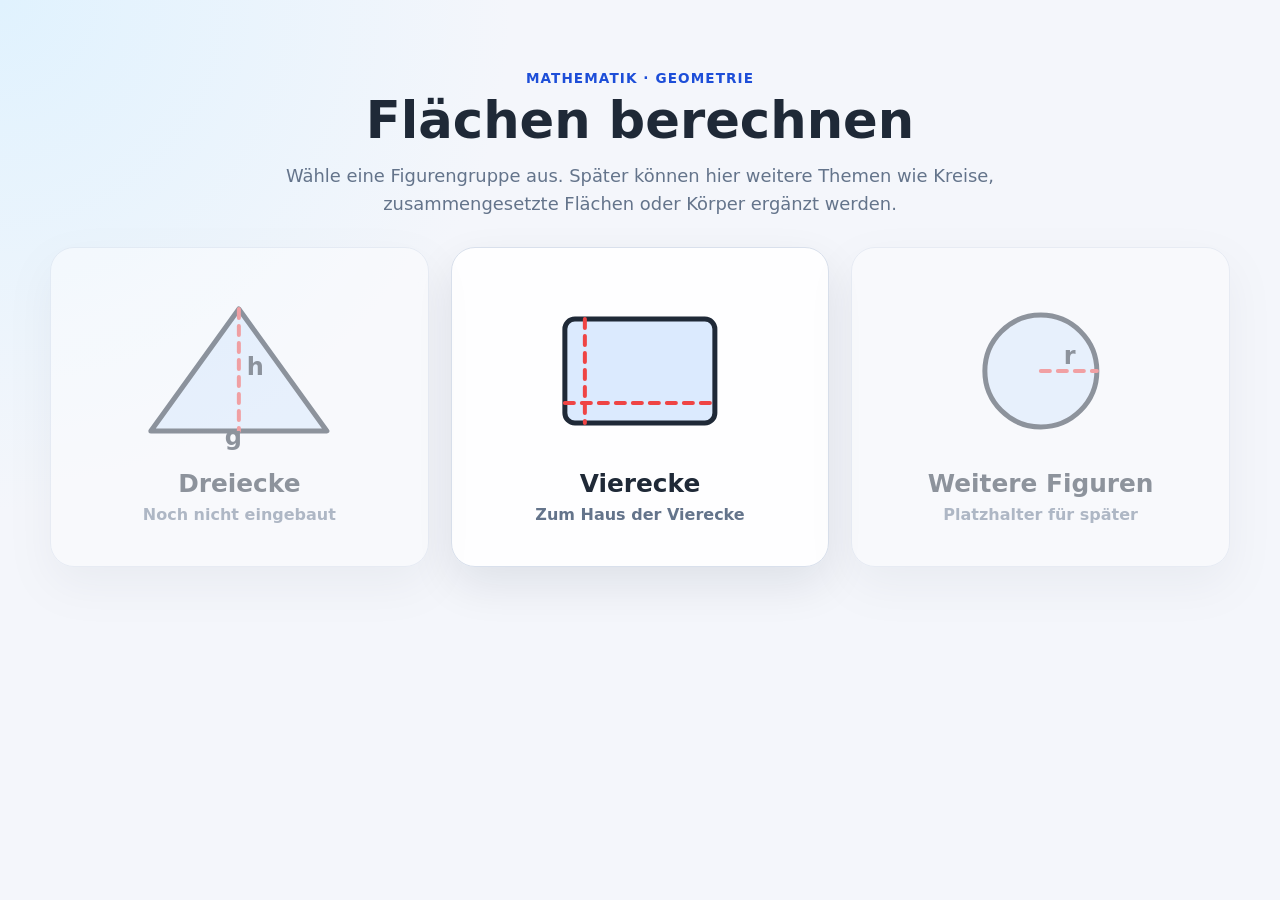
<file: index.html>
<!--
  SPDX-License-Identifier: GPL-3.0-or-later
  Copyright (C) 2026 Alexander Tille
  This file is part of Flächenberechnung.
  Created and developed with support from ChatGPT.
-->
<!doctype html>
<html lang="de">
<head>
  <meta charset="utf-8">
  <meta name="viewport" content="width=device-width, initial-scale=1">
  <title>Flächenrechner</title>
  <link rel="stylesheet" href="assets/css/style.css">
</head>
<body>
  <div class="page">
    <header class="hero">
      <p class="eyebrow">Mathematik · Geometrie</p>
      <h1>Flächen berechnen</h1>
      <p class="subtitle">Wähle eine Figurengruppe aus. Später können hier weitere Themen wie Kreise, zusammengesetzte Flächen oder Körper ergänzt werden.</p>
    </header>

    <main class="card-grid start-grid">
      <a class="nav-card disabled-card" href="#" aria-disabled="true">
        <svg class="card-icon" viewBox="0 0 220 160" aria-hidden="true">
          <polygon points="110,18 198,140 22,140" class="shape-fill"></polygon>
          <line x1="110" y1="18" x2="110" y2="140" class="helper-line"></line>
          <text x="118" y="84" class="math-label">h</text>
          <text x="96" y="154" class="math-label">g</text>
        </svg>
        <span class="card-title">Dreiecke</span>
        <span class="card-text">Noch nicht eingebaut</span>
      </a>

      <a class="nav-card" href="vierecke/index.html">
        <svg class="card-icon" viewBox="0 0 220 160" aria-hidden="true">
          <rect x="35" y="28" width="150" height="104" rx="10" class="shape-fill"></rect>
          <line x1="55" y1="28" x2="55" y2="132" class="helper-line"></line>
          <line x1="35" y1="112" x2="185" y2="112" class="helper-line"></line>
        </svg>
        <span class="card-title">Vierecke</span>
        <span class="card-text">Zum Haus der Vierecke</span>
      </a>

      <a class="nav-card disabled-card" href="#" aria-disabled="true">
        <svg class="card-icon" viewBox="0 0 220 160" aria-hidden="true">
          <circle cx="110" cy="80" r="56" class="shape-fill"></circle>
          <line x1="110" y1="80" x2="166" y2="80" class="helper-line"></line>
          <text x="133" y="73" class="math-label">r</text>
        </svg>
        <span class="card-title">Weitere Figuren</span>
        <span class="card-text">Platzhalter für später</span>
      </a>
    </main>
  </div>
</body>
</html>
</file>
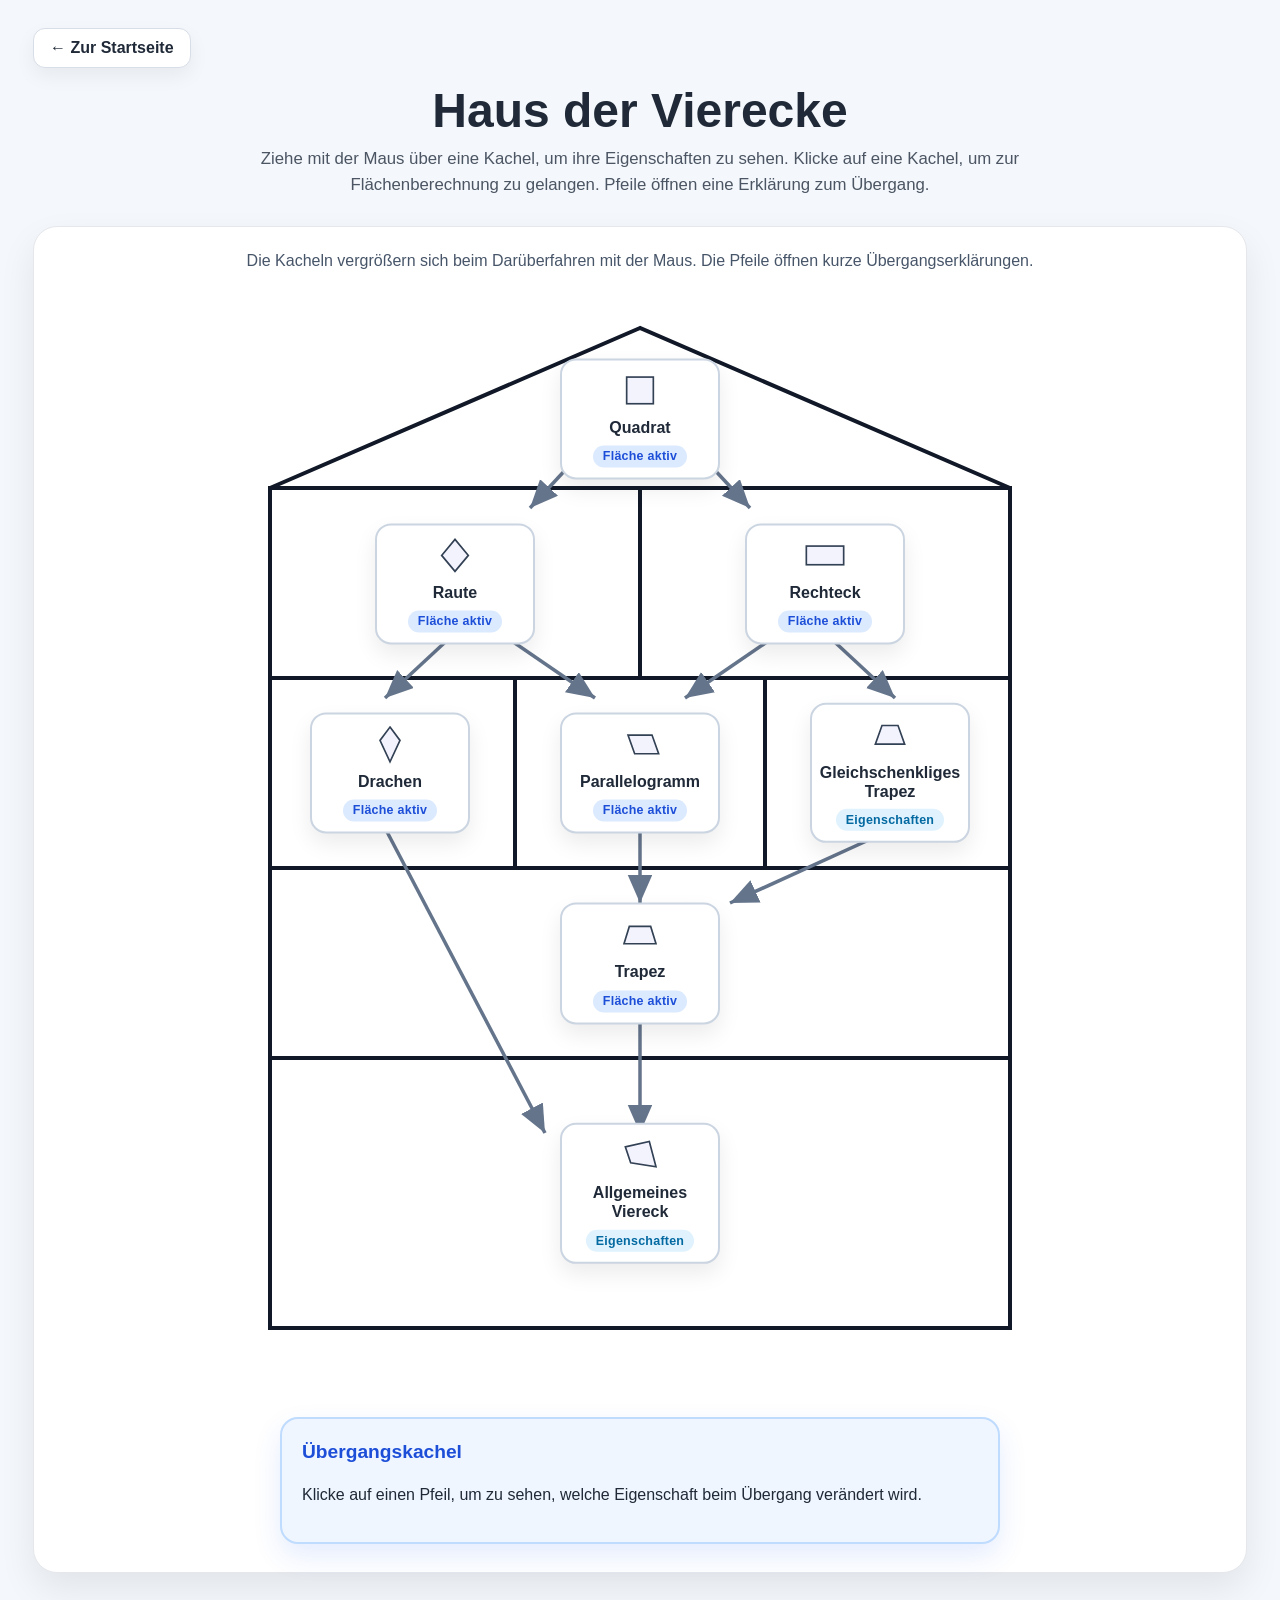
<file: vierecke/index.html>
<!DOCTYPE html>
<!--
  SPDX-License-Identifier: GPL-3.0-or-later
  Copyright (C) 2026 Alexander Tille
  This file is part of Flächenberechnung.
  Created and developed with support from ChatGPT.
-->
<html lang="de">
<head>
  <meta charset="UTF-8">
  <meta name="viewport" content="width=device-width, initial-scale=1.0">
  <title>Haus der Vierecke</title>
  <link rel="stylesheet" href="../assets/css/style.css">
  <link rel="stylesheet" href="../assets/css/vierecke-house.css">
</head>

<body>
  <div class="seite">
    <div class="obenleiste">
      <a class="zurueck-link" href="../index.html">← Zur Startseite</a>
    </div>

    <header class="kopfbereich">
      <h1>Haus der Vierecke</h1>
      <p>
        Ziehe mit der Maus über eine Kachel, um ihre Eigenschaften zu sehen. Klicke auf eine Kachel,
        um zur Flächenberechnung zu gelangen. Pfeile öffnen eine Erklärung zum Übergang.
      </p>
    </header>

    <section class="haus-karte">
      <div class="haus-hinweis">
        Die Kacheln vergrößern sich beim Darüberfahren mit der Maus. Die Pfeile öffnen kurze Übergangserklärungen.
      </div>

      <div class="haus-buehne" aria-label="Interaktives Haus der Vierecke">
        <!-- Haus mit Dach, höheren Etagen und Zimmern -->
        <svg class="haus-svg" viewBox="0 0 1000 1100" aria-hidden="true">
          <polygon points="500,35 130,195 870,195" fill="#ffffff" stroke="#111827" stroke-width="4" />
          <rect x="130" y="195" width="740" height="840" fill="#ffffff" stroke="#111827" stroke-width="4" />
          <line x1="130" y1="385" x2="870" y2="385" stroke="#111827" stroke-width="4" />
          <line x1="130" y1="575" x2="870" y2="575" stroke="#111827" stroke-width="4" />
          <line x1="130" y1="765" x2="870" y2="765" stroke="#111827" stroke-width="4" />
          <line x1="500" y1="195" x2="500" y2="385" stroke="#111827" stroke-width="4" />
          <line x1="375" y1="385" x2="375" y2="575" stroke="#111827" stroke-width="4" />
          <line x1="625" y1="385" x2="625" y2="575" stroke="#111827" stroke-width="4" />
        </svg>

        <!-- Interaktive Pfeile: Sichtlinie + breite unsichtbare Klickfläche -->
        <svg class="pfeil-svg" viewBox="0 0 1000 1100" aria-label="Interaktive Pfeile zwischen Vierecken">
          <defs>
            <marker id="pfeilspitze" markerWidth="10" markerHeight="10" refX="8" refY="3.5" orient="auto">
              <polygon points="0 0, 8 3.5, 0 7" fill="#64748b"></polygon>
            </marker>
          </defs>

          <g class="pfeil-gruppe" data-uebergang="quadrat-raute" role="button" tabindex="0" aria-label="Übergang vom Quadrat zur Raute anzeigen">
            <path class="pfeil-sichtbar" d="M 455 145 L 390 215" />
            <path class="pfeil-klickflaeche" d="M 455 145 L 390 215" />
          </g>
          <g class="pfeil-gruppe" data-uebergang="quadrat-rechteck" role="button" tabindex="0" aria-label="Übergang vom Quadrat zum Rechteck anzeigen">
            <path class="pfeil-sichtbar" d="M 545 145 L 610 215" />
            <path class="pfeil-klickflaeche" d="M 545 145 L 610 215" />
          </g>
          <g class="pfeil-gruppe" data-uebergang="raute-drachen" role="button" tabindex="0" aria-label="Übergang von der Raute zum Drachen anzeigen">
            <path class="pfeil-sichtbar" d="M 315 340 L 245 405" />
            <path class="pfeil-klickflaeche" d="M 315 340 L 245 405" />
          </g>
          <g class="pfeil-gruppe" data-uebergang="raute-parallelogramm" role="button" tabindex="0" aria-label="Übergang von der Raute zum Parallelogramm anzeigen">
            <path class="pfeil-sichtbar" d="M 360 340 L 455 405" />
            <path class="pfeil-klickflaeche" d="M 360 340 L 455 405" />
          </g>
          <g class="pfeil-gruppe" data-uebergang="rechteck-parallelogramm" role="button" tabindex="0" aria-label="Übergang vom Rechteck zum Parallelogramm anzeigen">
            <path class="pfeil-sichtbar" d="M 640 340 L 545 405" />
            <path class="pfeil-klickflaeche" d="M 640 340 L 545 405" />
          </g>
          <g class="pfeil-gruppe" data-uebergang="rechteck-gleich-trapez" role="button" tabindex="0" aria-label="Übergang vom Rechteck zum gleichschenkligen Trapez anzeigen">
            <path class="pfeil-sichtbar" d="M 685 340 L 755 405" />
            <path class="pfeil-klickflaeche" d="M 685 340 L 755 405" />
          </g>
          <g class="pfeil-gruppe" data-uebergang="parallelogramm-trapez" role="button" tabindex="0" aria-label="Übergang vom Parallelogramm zum Trapez anzeigen">
            <path class="pfeil-sichtbar" d="M 500 535 L 500 610" />
            <path class="pfeil-klickflaeche" d="M 500 535 L 500 610" />
          </g>
          <g class="pfeil-gruppe" data-uebergang="gleich-trapez-trapez" role="button" tabindex="0" aria-label="Übergang vom gleichschenkligen Trapez zum Trapez anzeigen">
            <path class="pfeil-sichtbar" d="M 755 535 L 590 610" />
            <path class="pfeil-klickflaeche" d="M 755 535 L 590 610" />
          </g>
          <g class="pfeil-gruppe" data-uebergang="drachen-allgemein" role="button" tabindex="0" aria-label="Übergang vom Drachen zum allgemeinen Viereck anzeigen">
            <path class="pfeil-sichtbar" d="M 245 535 L 405 840" />
            <path class="pfeil-klickflaeche" d="M 245 535 L 405 840" />
          </g>
          <g class="pfeil-gruppe" data-uebergang="trapez-allgemein" role="button" tabindex="0" aria-label="Übergang vom Trapez zum allgemeinen Viereck anzeigen">
            <path class="pfeil-sichtbar" d="M 500 720 L 500 840" />
            <path class="pfeil-klickflaeche" d="M 500 720 L 500 840" />
          </g>
        </svg>

        <div class="knoten quadrat" data-figur="quadrat"></div>
        <div class="knoten raute" data-figur="raute"></div>
        <div class="knoten rechteck" data-figur="rechteck"></div>
        <div class="knoten drachen" data-figur="drachen"></div>
        <div class="knoten parallelogramm" data-figur="parallelogramm"></div>
        <div class="knoten gleich-trapez" data-figur="gleich-trapez"></div>
        <div class="knoten trapez" data-figur="trapez"></div>
        <div class="knoten allgemein" data-figur="allgemein"></div>
      </div>

      <!-- Mobile Version: gleiche Interaktion, aber als Liste statt Hausgrafik -->
      <div class="mobile-liste" id="mobileListe"></div>

      <div class="uebergang-kachel" id="uebergangKachel" aria-live="polite">
        <h2>Übergangskachel</h2>
        <p>Klicke auf einen Pfeil, um zu sehen, welche Eigenschaft beim Übergang verändert wird.</p>
      </div>
    </section>
  </div>

  <script src="../assets/js/vierecke-house.js"></script>
  <script src="../assets/js/trapez-house-activation.js"></script>
</body>
</html>
</file>
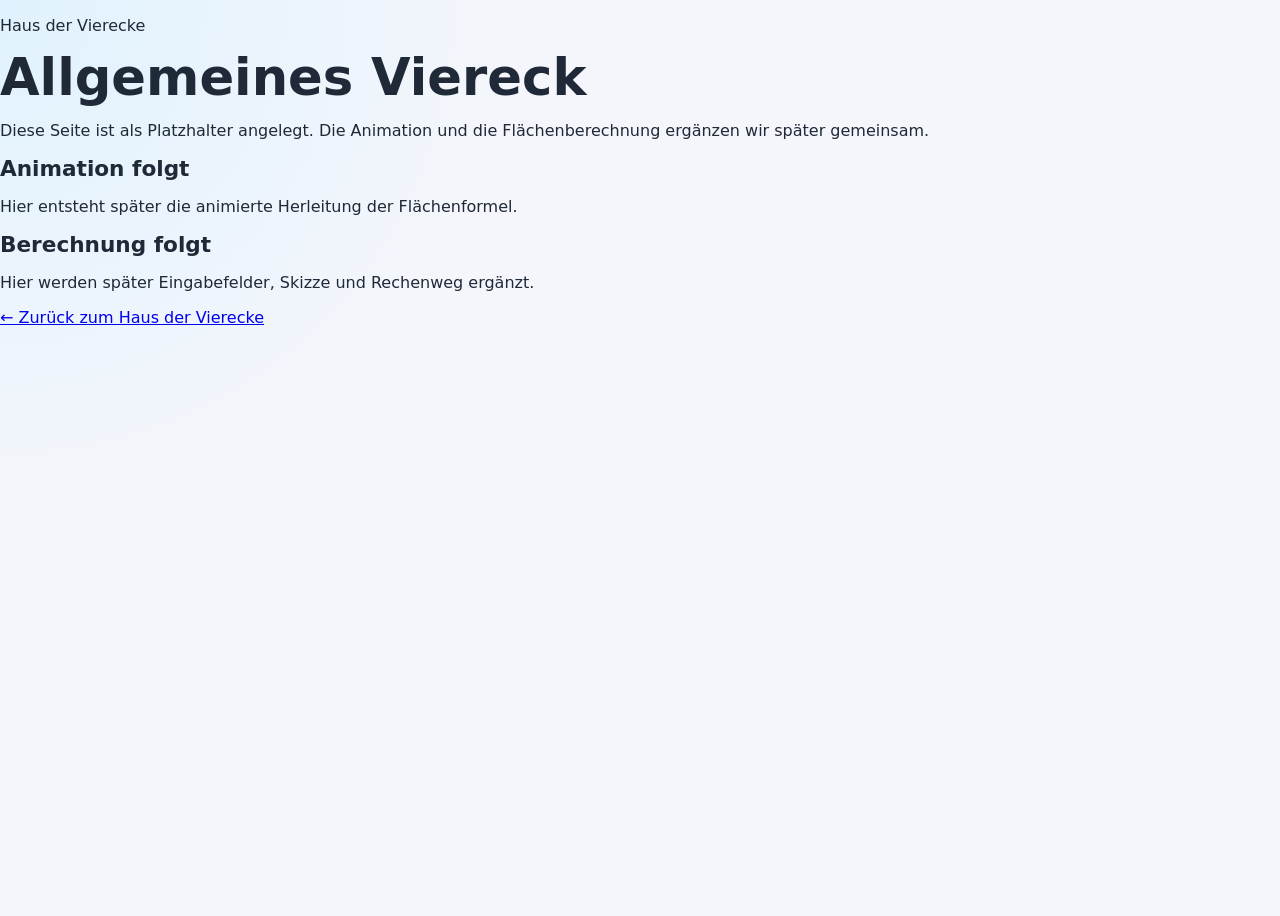
<file: vierecke/allgemeines-viereck.html>
<!DOCTYPE html>
<html lang="de">
<head>
  <meta charset="UTF-8">
  <meta name="viewport" content="width=device-width, initial-scale=1.0">
  <title>Allgemeines Viereck · Flächenberechnung</title>
  <link rel="stylesheet" href="../assets/css/style.css">
</head>
<body>
  <div class="seite">
    <header class="kopfbereich">
      <p class="mini-titel">Haus der Vierecke</p>
      <h1>Allgemeines Viereck</h1>
      <p class="untertitel">
        Diese Seite ist als Platzhalter angelegt. Die Animation und die Flächenberechnung ergänzen wir später gemeinsam.
      </p>
    </header>

    <main class="inhalt-zweispaltig">
      <section class="karte">
        <h2>Animation folgt</h2>
        <p>
          Hier entsteht später die animierte Herleitung der Flächenformel.
        </p>
      </section>

      <section class="karte">
        <h2>Berechnung folgt</h2>
        <p>
          Hier werden später Eingabefelder, Skizze und Rechenweg ergänzt.
        </p>
        <p><a class="sekundaer-link" href="index.html">← Zurück zum Haus der Vierecke</a></p>
      </section>
    </main>
  </div>
</body>
</html>
</file>
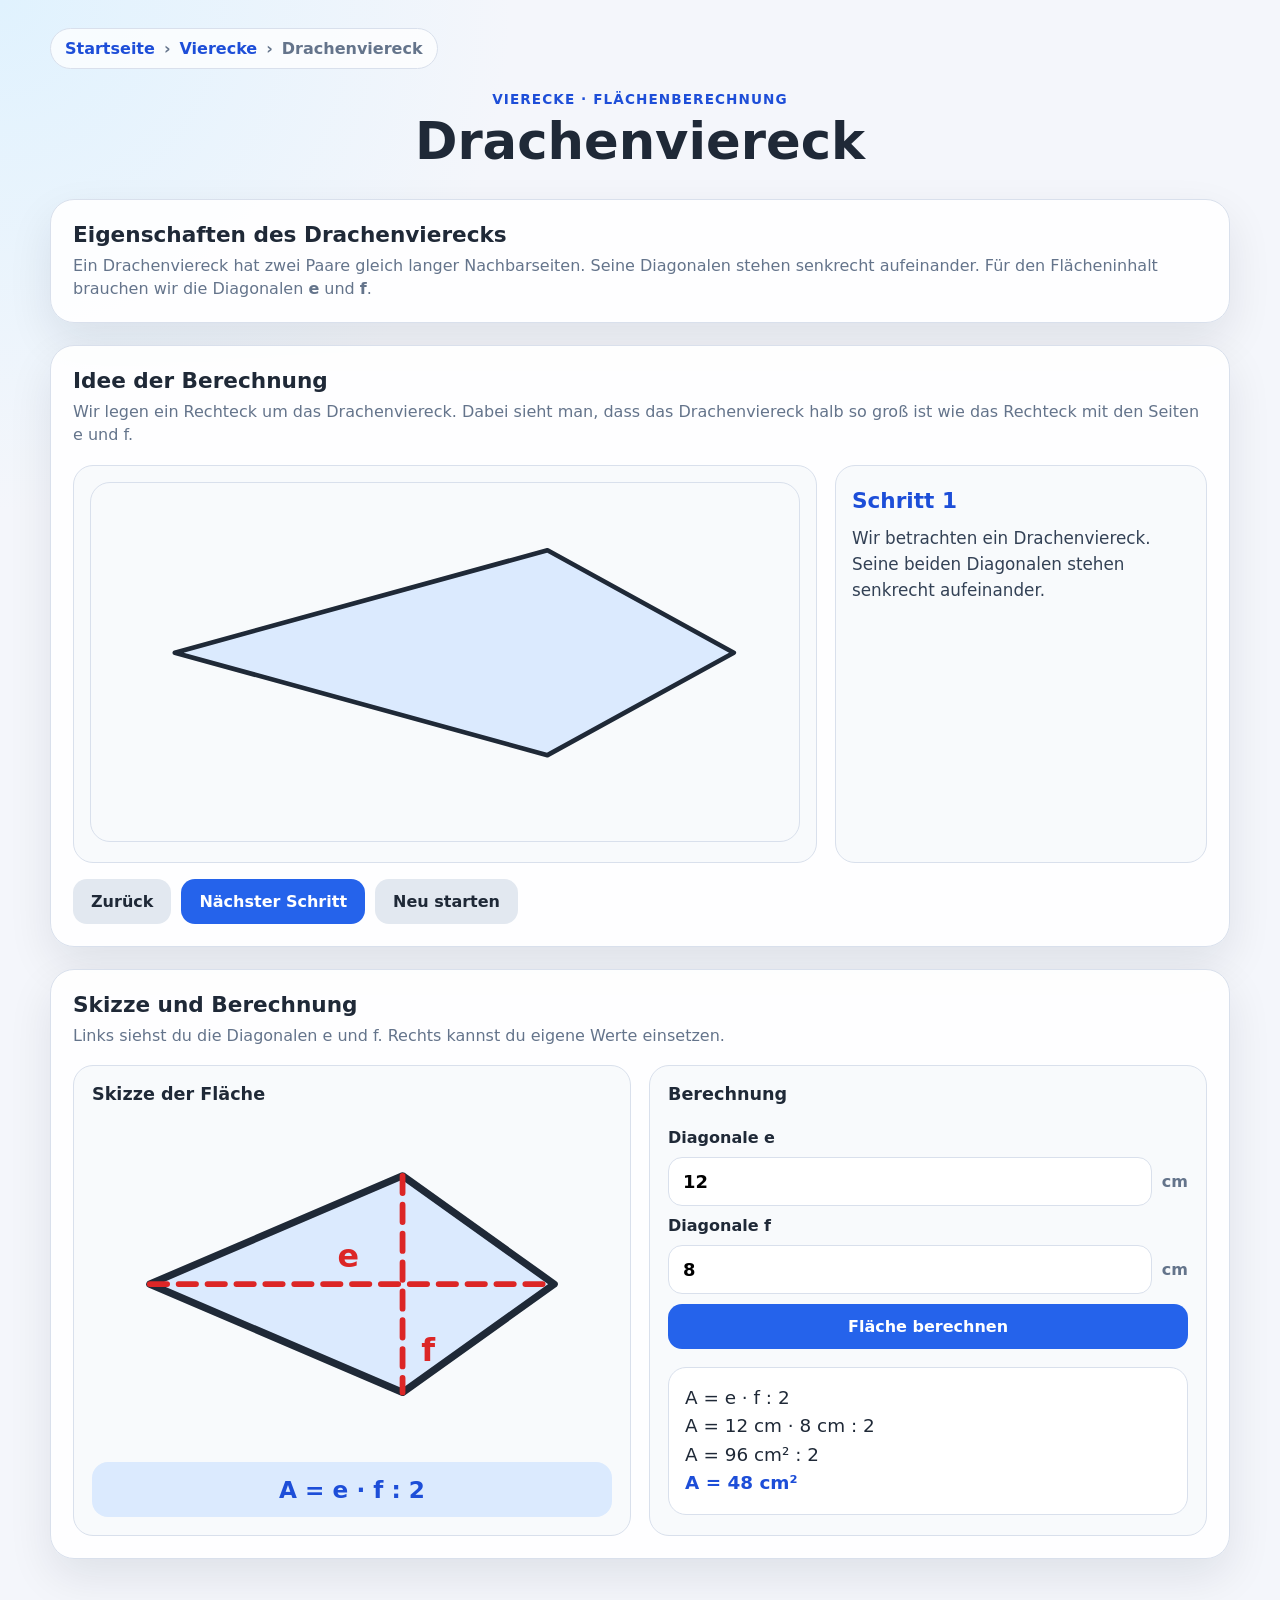
<file: vierecke/drachen.html>
<!--
  SPDX-License-Identifier: GPL-3.0-or-later
  Copyright (C) 2026 Alexander Tille
  This file is part of Flächenberechnung.
  Created and developed with support from ChatGPT.
-->
<!doctype html>
<html lang="de">
<head>
  <meta charset="utf-8">
  <meta name="viewport" content="width=device-width, initial-scale=1">
  <title>Fläche des Drachenvierecks</title>
  <link rel="stylesheet" href="../assets/css/style.css">
  <link rel="stylesheet" href="../assets/css/area-pages.css">
</head>

<body>
  <div class="page">
    <nav class="breadcrumb">
      <a href="../index.html">Startseite</a>
      <span>›</span>
      <a href="index.html">Vierecke</a>
      <span>›</span>
      Drachenviereck
    </nav>

    <header class="hero compact">
      <p class="eyebrow">Vierecke · Flächenberechnung</p>
      <h1>Drachenviereck</h1>
    </header>

    <section class="panel figure-summary-panel" aria-labelledby="figureSummaryHeading">
      <div class="section-heading">
        <h2 id="figureSummaryHeading">Eigenschaften des Drachenvierecks</h2>
        <p>
          Ein Drachenviereck hat zwei Paare gleich langer Nachbarseiten.
          Seine Diagonalen stehen senkrecht aufeinander. Für den Flächeninhalt brauchen wir
          die Diagonalen <strong>e</strong> und <strong>f</strong>.
        </p>
      </div>
    </section>

    <main class="parallelogramm-layout">
      <section class="panel animation-panel">
        <div class="section-heading">
          <h2>Idee der Berechnung</h2>
          <p>
            Wir legen ein Rechteck um das Drachenviereck. Dabei sieht man, dass das
            Drachenviereck halb so groß ist wie das Rechteck mit den Seiten e und f.
          </p>
        </div>

        <div class="area-animation-layout">
          <div class="area-animation-stage">
            <svg id="animationSvg" class="geometry-svg" viewBox="0 0 760 380" role="img" aria-label="Animation zur Flächenberechnung eines Drachenvierecks">
              <defs>
                <pattern id="kiteHatchA" width="10" height="10" patternUnits="userSpaceOnUse" patternTransform="rotate(45)">
                  <rect x="0" y="0" width="10" height="10" fill="#fee2e2"></rect>
                  <line x1="0" y1="0" x2="0" y2="10" stroke="#dc2626" stroke-width="2"></line>
                </pattern>
                <pattern id="kiteHatchB" width="10" height="10" patternUnits="userSpaceOnUse" patternTransform="rotate(-45)">
                  <rect x="0" y="0" width="10" height="10" fill="#fee2e2"></rect>
                  <line x1="0" y1="0" x2="0" y2="10" stroke="#dc2626" stroke-width="2"></line>
                </pattern>
              </defs>

              <!-- Rechteck um das Drachenviereck -->
              <rect id="outerRectangle" class="hidden" x="90" y="70" width="600" height="220" fill="none" stroke="#111827" stroke-width="5"></rect>
              <text id="rectangleLabelE" class="hidden" x="374" y="55" fill="#dc2626" font-size="26" font-weight="700">e</text>
              <text id="rectangleLabelF" class="hidden" x="704" y="188" fill="#dc2626" font-size="24" font-weight="700">f</text>

              <!-- Schraffierte Zwischenräume im umgebenden Rechteck -->
              <g id="outerKiteTriangles" class="hidden">
                <polygon points="90,70 490,70 90,180" fill="url(#kiteHatchA)"></polygon>
                <polygon points="490,70 690,70 690,180" fill="url(#kiteHatchB)"></polygon>
                <polygon points="690,180 690,290 490,290" fill="url(#kiteHatchA)"></polygon>
                <polygon points="90,180 490,290 90,290" fill="url(#kiteHatchB)"></polygon>
              </g>

              <!-- Drachenviereck: horizontale Diagonale e, vertikale Diagonale f, Schnittpunkt 2:1 -->
              <polygon id="kiteShape" points="90,180 490,70 690,180 490,290" class="shape-fill"></polygon>

              <!-- Vier rechtwinklige Dreiecke im Drachen -->
              <g id="kiteTriangles" class="hidden">
                <polygon points="90,180 490,70 490,180" fill="url(#kiteHatchA)"></polygon>
                <polygon points="90,180 490,290 490,180" fill="url(#kiteHatchB)"></polygon>
                <polygon points="690,180 490,70 490,180" fill="url(#kiteHatchB)"></polygon>
                <polygon points="690,180 490,290 490,180" fill="url(#kiteHatchA)"></polygon>
              </g>

              <line id="diagonalE" class="hidden" x1="90" y1="180" x2="690" y2="180" stroke="#dc2626" stroke-width="4" stroke-linecap="round" stroke-dasharray="14 9"></line>
              <line id="diagonalF" class="hidden" x1="490" y1="70" x2="490" y2="290" stroke="#dc2626" stroke-width="4" stroke-linecap="round" stroke-dasharray="14 9"></line>
              <circle id="diagonalIntersection" class="hidden" cx="490" cy="180" r="5" fill="#dc2626"></circle>

              <text id="labelE" class="hidden" x="374" y="170" fill="#dc2626" font-size="24" font-weight="700">e</text>
              <text id="labelF" class="hidden" x="504" y="250" fill="#dc2626" font-size="24" font-weight="700">f</text>

              <!-- Finale Betonung ohne Textsatz in der Zeichnung -->
              <g id="finalHint" class="hidden">
                <rect x="90" y="70" width="600" height="220" fill="none" stroke="#111827" stroke-width="5"></rect>
                <polygon points="90,180 490,70 690,180 490,290" fill="rgba(59,130,246,0.12)" stroke="#1d4ed8" stroke-width="4"></polygon>
              </g>
            </svg>
          </div>

          <aside class="area-animation-step" aria-live="polite">
            <h3 id="stepTitle">Schritt 1</h3>
            <p id="stepDescription">
              Wir betrachten ein Drachenviereck. Seine beiden Diagonalen stehen senkrecht aufeinander.
            </p>
          </aside>
        </div>

        <div class="button-row">
          <button id="prevStep" class="secondary-button">Zurück</button>
          <button id="nextStep" class="primary-button">Nächster Schritt</button>
          <button id="resetAnimation" class="secondary-button">Neu starten</button>
        </div>
      </section>

      <section class="panel sketch-calc-panel">
        <div class="section-heading">
          <h2>Skizze und Berechnung</h2>
          <p>
            Links siehst du die Diagonalen e und f. Rechts kannst du eigene Werte einsetzen.
          </p>
        </div>

        <div class="sketch-calc-grid equal-columns">
          <div class="mini-sketch-box equal-box">
            <h3>Skizze der Fläche</h3>

            <svg class="mini-sketch" viewBox="0 0 360 230" aria-label="Skizze eines Drachenvierecks mit Diagonalen e und f">
              <polygon points="40,115 215,40 320,115 215,190" class="shape-fill"></polygon>
              <line x1="40" y1="115" x2="320" y2="115" stroke="#dc2626" stroke-width="4" stroke-linecap="round" stroke-dasharray="12 8"></line>
              <line x1="215" y1="40" x2="215" y2="190" stroke="#dc2626" stroke-width="4" stroke-linecap="round" stroke-dasharray="12 8"></line>
              <text x="170" y="103" fill="#dc2626" font-size="22" font-weight="700">e</text>
              <text x="228" y="168" fill="#dc2626" font-size="22" font-weight="700">f</text>
            </svg>

            <div class="formula-box">A = e · f : 2</div>
          </div>

          <form class="calc-box equal-box" id="calcForm">
            <h3>Berechnung</h3>

            <label for="diagonaleE">Diagonale e</label>
            <div class="input-line">
              <input id="diagonaleE" type="number" min="0" step="0.1" value="12">
              <span>cm</span>
            </div>

            <label for="diagonaleF">Diagonale f</label>
            <div class="input-line">
              <input id="diagonaleF" type="number" min="0" step="0.1" value="8">
              <span>cm</span>
            </div>

            <button class="primary-button" type="submit">Fläche berechnen</button>

            <output id="result" class="result-box" aria-live="polite"></output>
          </form>
        </div>
      </section>
    </main>
  </div>

  <script src="../assets/js/area-page-core.js"></script>
  <script src="../assets/js/drachen.js"></script>
</body>
</html>
</file>
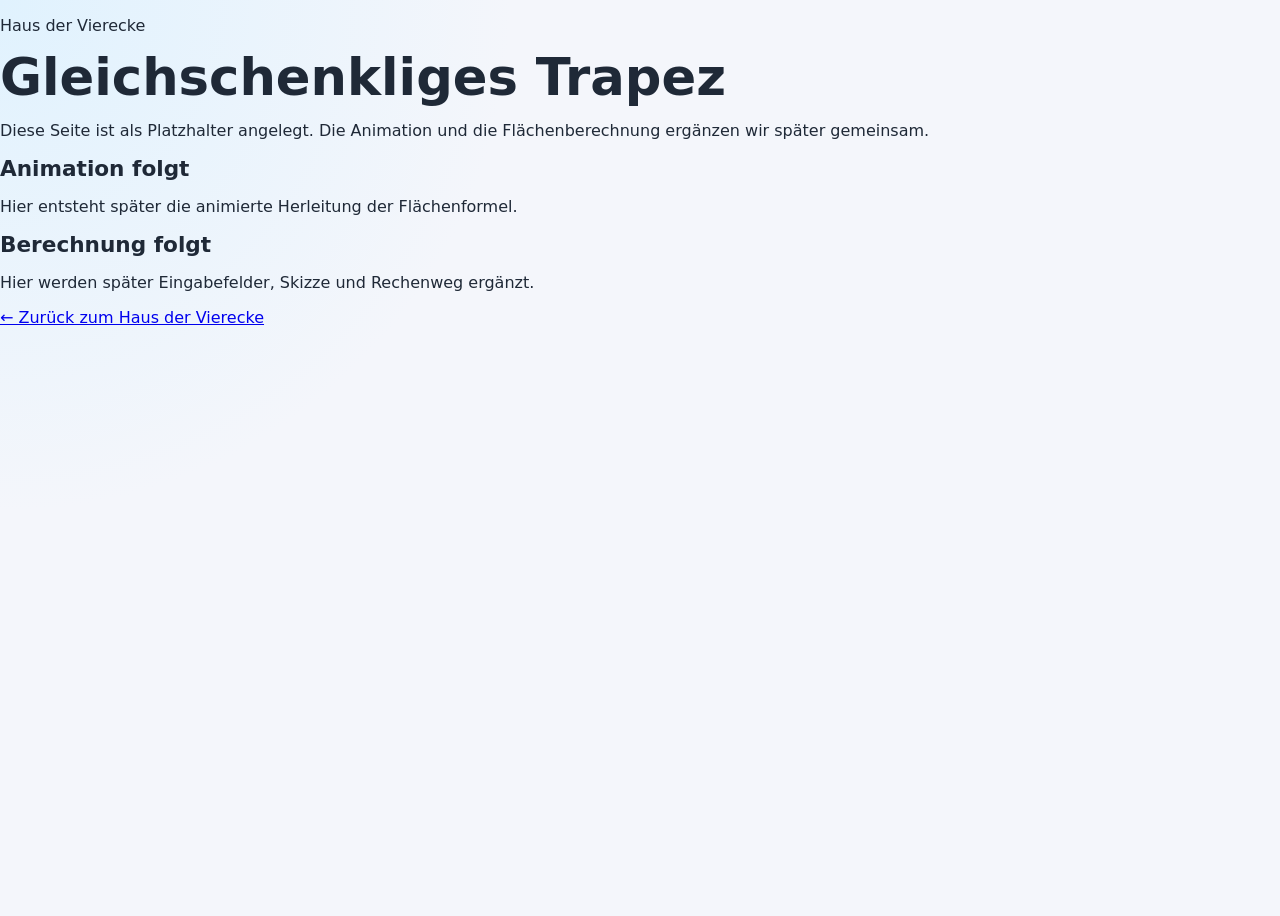
<file: vierecke/gleichschenkliges-trapez.html>
<!DOCTYPE html>
<html lang="de">
<head>
  <meta charset="UTF-8">
  <meta name="viewport" content="width=device-width, initial-scale=1.0">
  <title>Gleichschenkliges Trapez · Flächenberechnung</title>
  <link rel="stylesheet" href="../assets/css/style.css">
</head>
<body>
  <div class="seite">
    <header class="kopfbereich">
      <p class="mini-titel">Haus der Vierecke</p>
      <h1>Gleichschenkliges Trapez</h1>
      <p class="untertitel">
        Diese Seite ist als Platzhalter angelegt. Die Animation und die Flächenberechnung ergänzen wir später gemeinsam.
      </p>
    </header>

    <main class="inhalt-zweispaltig">
      <section class="karte">
        <h2>Animation folgt</h2>
        <p>
          Hier entsteht später die animierte Herleitung der Flächenformel.
        </p>
      </section>

      <section class="karte">
        <h2>Berechnung folgt</h2>
        <p>
          Hier werden später Eingabefelder, Skizze und Rechenweg ergänzt.
        </p>
        <p><a class="sekundaer-link" href="index.html">← Zurück zum Haus der Vierecke</a></p>
      </section>
    </main>
  </div>
</body>
</html>
</file>
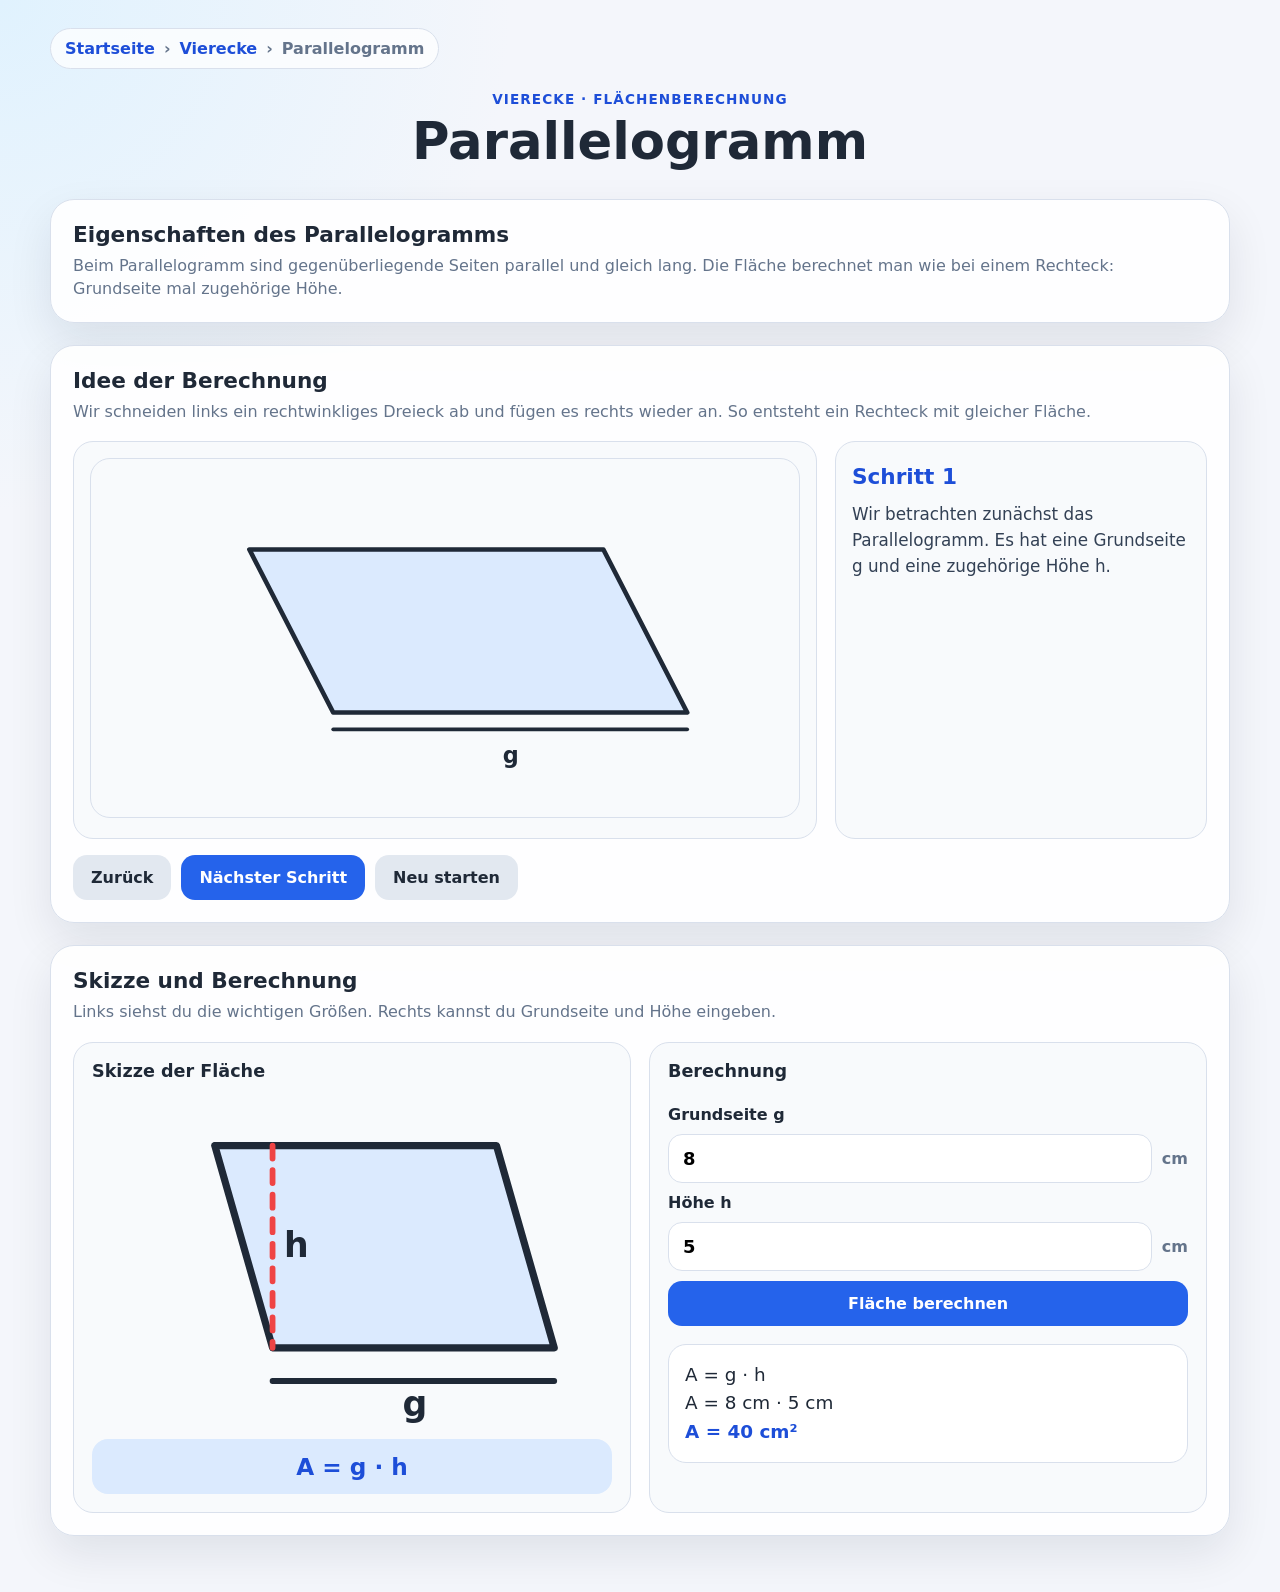
<file: vierecke/parallelogramm.html>
<!--
  SPDX-License-Identifier: GPL-3.0-or-later
  Copyright (C) 2026 Alexander Tille
  This file is part of Flächenberechnung.
  Created and developed with support from ChatGPT.
-->
<!doctype html>
<html lang="de">
<head>
  <meta charset="utf-8">
  <meta name="viewport" content="width=device-width, initial-scale=1">
  <title>Fläche des Parallelogramms</title>
  <link rel="stylesheet" href="../assets/css/style.css">
  <link rel="stylesheet" href="../assets/css/area-pages.css">
</head>
<body>
  <div class="page">
    <nav class="breadcrumb">
      <a href="../index.html">Startseite</a>
      <span>›</span>
      <a href="index.html">Vierecke</a>
      <span>›</span>
      Parallelogramm
    </nav>

    <header class="hero compact">
      <p class="eyebrow">Vierecke · Flächenberechnung</p>
      <h1>Parallelogramm</h1>
    </header>

    <section class="panel figure-summary-panel" aria-labelledby="figureSummaryHeading">
      <div class="section-heading">
        <h2 id="figureSummaryHeading">Eigenschaften des Parallelogramms</h2>
        <p>
          Beim Parallelogramm sind gegenüberliegende Seiten parallel und gleich lang.
          Die Fläche berechnet man wie bei einem Rechteck: Grundseite mal zugehörige Höhe.
        </p>
      </div>
    </section>

    <main class="parallelogramm-layout">
      <!-- Oben: Idee der Berechnung -->
      <section class="panel animation-panel">
        <div class="section-heading">
          <h2>Idee der Berechnung</h2>
          <p>
            Wir schneiden links ein rechtwinkliges Dreieck ab und fügen es rechts wieder an.
            So entsteht ein Rechteck mit gleicher Fläche.
          </p>
        </div>

        <div class="area-animation-layout">
          <div class="area-animation-stage">
            <svg id="animationSvg" class="geometry-svg" viewBox="0 0 760 360" role="img" aria-label="Animation zur Umformung eines Parallelogramms in ein Rechteck">
              <defs>
                <pattern id="redHatch" patternUnits="userSpaceOnUse" width="10" height="10" patternTransform="rotate(45)">
                  <rect x="0" y="0" width="10" height="10" fill="#fee2e2"></rect>
                  <line x1="0" y1="0" x2="0" y2="10" class="hatch-line"></line>
                </pattern>
              </defs>

              <!-- Ausgangsfläche beziehungsweise Restfläche -->
              <polygon id="mainShape" points="170,85 550,85 640,260 260,260" class="shape-fill"></polygon>

              <!-- Linkes rechtwinkliges Dreieck: wird in Schritt 3 markiert -->
              <polygon id="cutTriangle" points="170,85 260,85 260,260" class="cut-fill hidden"></polygon>

              <!-- Dasselbe Dreieck rechts angefügt: Schritt 4 -->
              <polygon id="movedTriangle" points="550,85 640,85 640,260" class="cut-fill moved-triangle hidden"></polygon>

              <!-- Höhe -->
              <line id="heightLine" x1="260" y1="85" x2="260" y2="260" class="height-line hidden"></line>
              <line id="heightMarkerTop" x1="250" y1="85" x2="270" y2="85" class="height-line hidden"></line>
              <text id="heightLabel" x="274" y="178" class="svg-label hidden">h</text>

              <!-- Grundseite -->
              <line x1="260" y1="278" x2="640" y2="278" class="measure-line"></line>
              <text x="442" y="314" class="svg-label">g</text>
            </svg>
          </div>

          <aside class="area-animation-step" aria-live="polite">
            <h3 id="stepTitle">Schritt 1</h3>
            <p id="stepDescription">
              Wir betrachten zunächst das Parallelogramm. Es hat eine Grundseite g und eine zugehörige Höhe h.
            </p>
          </aside>
        </div>

        <div class="button-row">
          <button id="prevStep" class="secondary-button">Zurück</button>
          <button id="nextStep" class="primary-button">Nächster Schritt</button>
          <button id="resetAnimation" class="secondary-button">Neu starten</button>
        </div>
      </section>

      <!-- Darunter: Skizze und Berechnung gleich groß nebeneinander -->
      <section class="panel sketch-calc-panel">
        <div class="section-heading">
          <h2>Skizze und Berechnung</h2>
          <p>
            Links siehst du die wichtigen Größen. Rechts kannst du Grundseite und Höhe eingeben.
          </p>
        </div>

        <div class="sketch-calc-grid equal-columns">
          <div class="mini-sketch-box equal-box">
            <h3>Skizze der Fläche</h3>

            <svg class="mini-sketch" viewBox="0 0 360 230" aria-label="Skizze eines Parallelogramms mit Grundseite und Höhe">
              <polygon points="85,35 280,35 320,175 125,175" class="shape-fill"></polygon>
              <line x1="125" y1="35" x2="125" y2="175" class="height-line"></line>
              <line x1="125" y1="198" x2="320" y2="198" class="measure-line"></line>
              <text x="133" y="112" class="svg-label">h</text>
              <text x="215" y="222" class="svg-label">g</text>
            </svg>

            <div class="formula-box">A = g · h</div>
          </div>

          <form class="calc-box equal-box" id="calcForm">
            <h3>Berechnung</h3>

            <label for="grundseite">Grundseite g</label>
            <div class="input-line">
              <input id="grundseite" type="number" min="0" step="0.1" value="8">
              <span>cm</span>
            </div>

            <label for="hoehe">Höhe h</label>
            <div class="input-line">
              <input id="hoehe" type="number" min="0" step="0.1" value="5">
              <span>cm</span>
            </div>

            <button class="primary-button" type="submit">Fläche berechnen</button>

            <output id="result" class="result-box" aria-live="polite"></output>
          </form>
        </div>
      </section>
    </main>
  </div>

  <script src="../assets/js/area-page-core.js"></script>
  <script src="../assets/js/parallelogramm.js"></script>
</body>
</html>
</file>
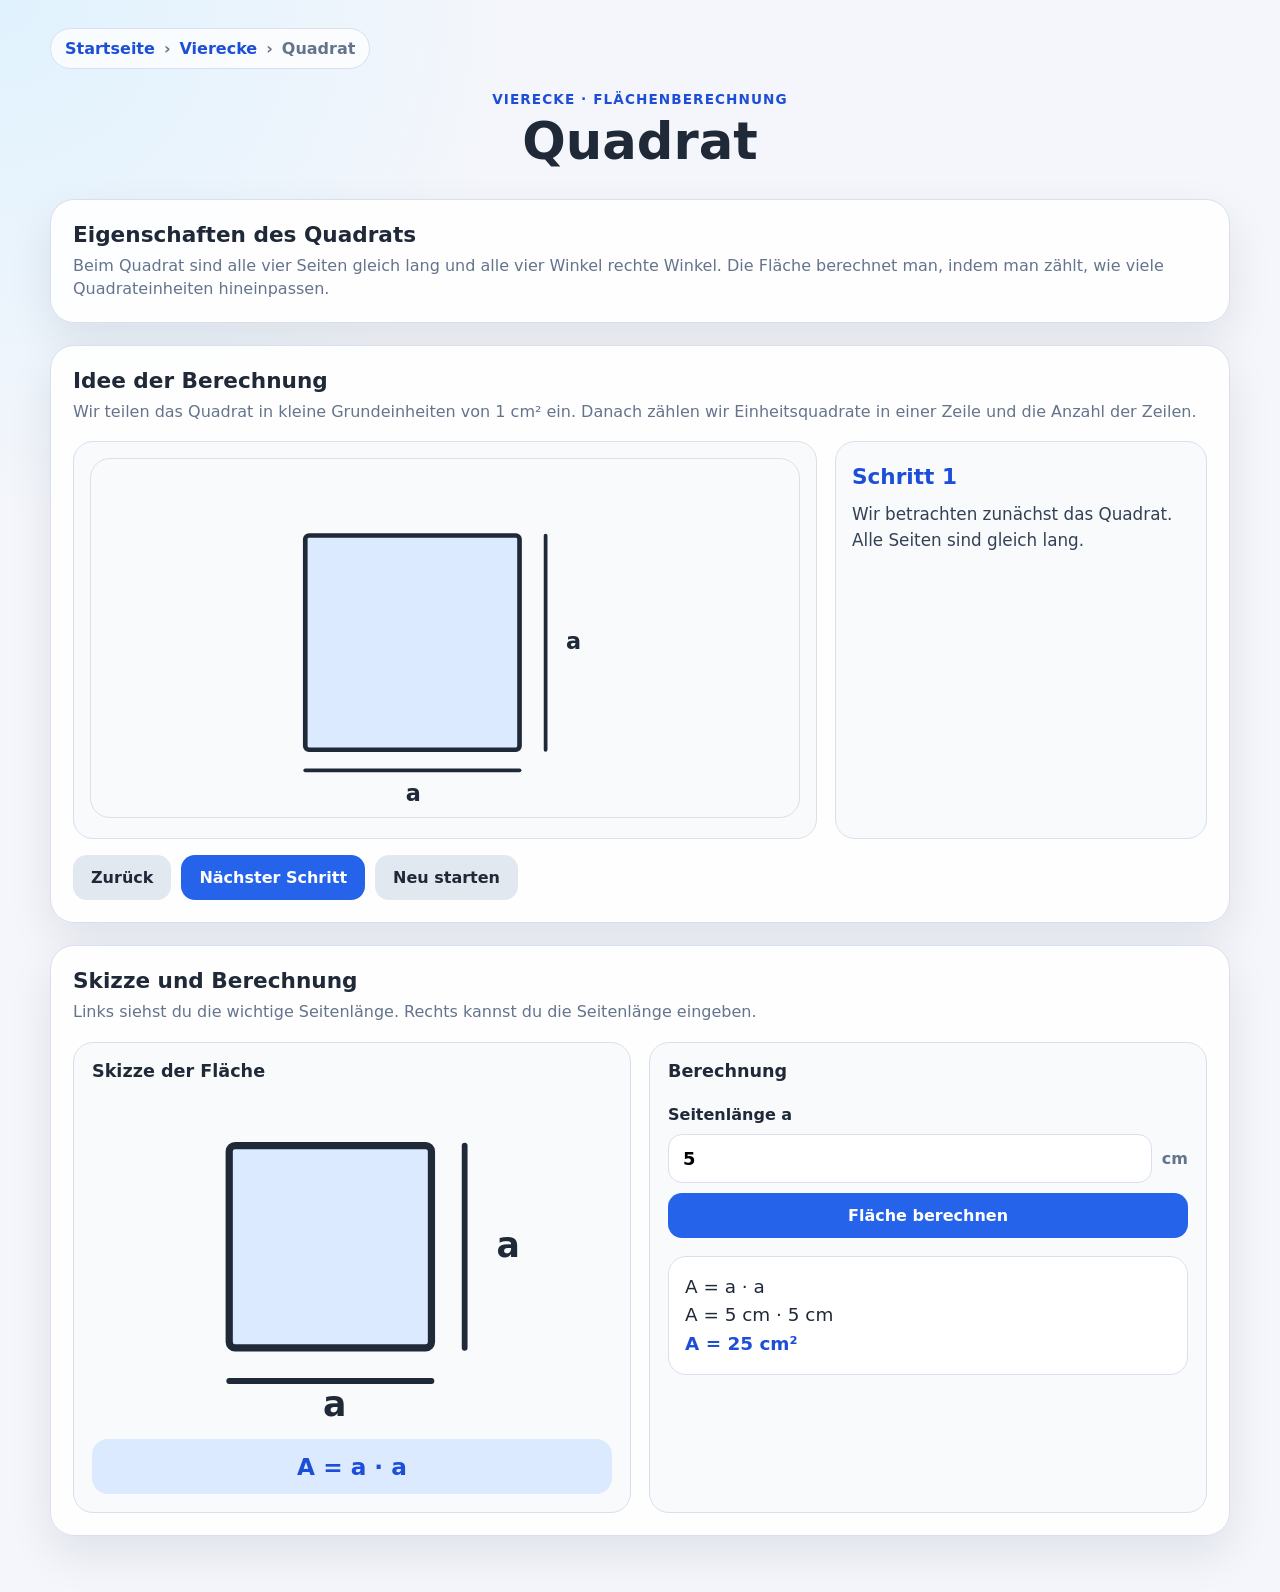
<file: vierecke/quadrat.html>
<!--
  SPDX-License-Identifier: GPL-3.0-or-later
  Copyright (C) 2026 Alexander Tille
  This file is part of Flächenberechnung.
  Created and developed with support from ChatGPT.
-->
<!doctype html>
<html lang="de">
<head>
  <meta charset="utf-8">
  <meta name="viewport" content="width=device-width, initial-scale=1">
  <title>Fläche des Quadrats</title>
  <link rel="stylesheet" href="../assets/css/style.css">
  <link rel="stylesheet" href="../assets/css/area-pages.css">
</head>

<body>
  <div class="page">
    <nav class="breadcrumb">
      <a href="../index.html">Startseite</a>
      <span>›</span>
      <a href="index.html">Vierecke</a>
      <span>›</span>
      Quadrat
    </nav>

    <header class="hero compact">
      <p class="eyebrow">Vierecke · Flächenberechnung</p>
      <h1>Quadrat</h1>
    </header>

    <section class="panel figure-summary-panel" aria-labelledby="figureSummaryHeading">
      <div class="section-heading">
        <h2 id="figureSummaryHeading">Eigenschaften des Quadrats</h2>
        <p>
          Beim Quadrat sind alle vier Seiten gleich lang und alle vier Winkel rechte Winkel.
          Die Fläche berechnet man, indem man zählt, wie viele Quadrateinheiten hineinpassen.
        </p>
      </div>
    </section>

    <main class="parallelogramm-layout">
      <!-- Oben: Idee der Berechnung -->
      <section class="panel animation-panel">
        <div class="section-heading">
          <h2>Idee der Berechnung</h2>
          <p>
            Wir teilen das Quadrat in kleine Grundeinheiten von 1 cm² ein.
            Danach zählen wir Einheitsquadrate in einer Zeile und die Anzahl der Zeilen.
          </p>
        </div>

        <div class="area-animation-layout">
          <div class="area-animation-stage">
            <svg id="animationSvg" class="geometry-svg" viewBox="0 0 760 380" role="img" aria-label="Animation zur Flächenberechnung eines Quadrats">
              <!-- Quadrat -->
              <rect id="squareBase" x="230" y="80" width="230" height="230" rx="4" class="shape-fill"></rect>

              <!-- Vollständige 5x5-Zerlegung -->
              <g id="squareGrid" class="hidden">
                <line x1="276" y1="80" x2="276" y2="310" stroke="#94a3b8" stroke-width="2"></line>
                <line x1="322" y1="80" x2="322" y2="310" stroke="#94a3b8" stroke-width="2"></line>
                <line x1="368" y1="80" x2="368" y2="310" stroke="#94a3b8" stroke-width="2"></line>
                <line x1="414" y1="80" x2="414" y2="310" stroke="#94a3b8" stroke-width="2"></line>

                <line x1="230" y1="126" x2="460" y2="126" stroke="#94a3b8" stroke-width="2"></line>
                <line x1="230" y1="172" x2="460" y2="172" stroke="#94a3b8" stroke-width="2"></line>
                <line x1="230" y1="218" x2="460" y2="218" stroke="#94a3b8" stroke-width="2"></line>
                <line x1="230" y1="264" x2="460" y2="264" stroke="#94a3b8" stroke-width="2"></line>
              </g>

              <!-- Ein einzelnes Einheitsquadrat mit Beschriftung rechts daneben -->
              <g id="unitSquare" class="hidden">
                <rect x="510" y="126" width="46" height="46" fill="#dbeafe" stroke="#1f2937" stroke-width="3"></rect>
                <text x="575" y="157" class="svg-label unit-label">1 cm²</text>
              </g>

              <!-- Schritt 3: fünf Einheitsquadrate in einer vollständigen Zeile -->
              <g id="rowSquares" class="hidden">
                <rect x="230" y="80" width="46" height="46" fill="rgba(37, 99, 235, 0.22)" stroke="#2563eb" stroke-width="3"></rect>
                <rect x="276" y="80" width="46" height="46" fill="rgba(37, 99, 235, 0.22)" stroke="#2563eb" stroke-width="3"></rect>
                <rect x="322" y="80" width="46" height="46" fill="rgba(37, 99, 235, 0.22)" stroke="#2563eb" stroke-width="3"></rect>
                <rect x="368" y="80" width="46" height="46" fill="rgba(37, 99, 235, 0.22)" stroke="#2563eb" stroke-width="3"></rect>
                <rect x="414" y="80" width="46" height="46" fill="rgba(37, 99, 235, 0.22)" stroke="#2563eb" stroke-width="3"></rect>
              </g>

              <!-- Schritt 4: Die restlichen vier Zeilen werden rot als Einheitsquadrate eingezeichnet -->
              <g id="remainingRows" class="hidden">
                <!-- 2. Zeile -->
                <rect x="230" y="126" width="46" height="46" fill="rgba(239, 68, 68, 0.16)" stroke="#ef4444" stroke-width="3"></rect>
                <rect x="276" y="126" width="46" height="46" fill="rgba(239, 68, 68, 0.16)" stroke="#ef4444" stroke-width="3"></rect>
                <rect x="322" y="126" width="46" height="46" fill="rgba(239, 68, 68, 0.16)" stroke="#ef4444" stroke-width="3"></rect>
                <rect x="368" y="126" width="46" height="46" fill="rgba(239, 68, 68, 0.16)" stroke="#ef4444" stroke-width="3"></rect>
                <rect x="414" y="126" width="46" height="46" fill="rgba(239, 68, 68, 0.16)" stroke="#ef4444" stroke-width="3"></rect>

                <!-- 3. Zeile -->
                <rect x="230" y="172" width="46" height="46" fill="rgba(239, 68, 68, 0.16)" stroke="#ef4444" stroke-width="3"></rect>
                <rect x="276" y="172" width="46" height="46" fill="rgba(239, 68, 68, 0.16)" stroke="#ef4444" stroke-width="3"></rect>
                <rect x="322" y="172" width="46" height="46" fill="rgba(239, 68, 68, 0.16)" stroke="#ef4444" stroke-width="3"></rect>
                <rect x="368" y="172" width="46" height="46" fill="rgba(239, 68, 68, 0.16)" stroke="#ef4444" stroke-width="3"></rect>
                <rect x="414" y="172" width="46" height="46" fill="rgba(239, 68, 68, 0.16)" stroke="#ef4444" stroke-width="3"></rect>

                <!-- 4. Zeile -->
                <rect x="230" y="218" width="46" height="46" fill="rgba(239, 68, 68, 0.16)" stroke="#ef4444" stroke-width="3"></rect>
                <rect x="276" y="218" width="46" height="46" fill="rgba(239, 68, 68, 0.16)" stroke="#ef4444" stroke-width="3"></rect>
                <rect x="322" y="218" width="46" height="46" fill="rgba(239, 68, 68, 0.16)" stroke="#ef4444" stroke-width="3"></rect>
                <rect x="368" y="218" width="46" height="46" fill="rgba(239, 68, 68, 0.16)" stroke="#ef4444" stroke-width="3"></rect>
                <rect x="414" y="218" width="46" height="46" fill="rgba(239, 68, 68, 0.16)" stroke="#ef4444" stroke-width="3"></rect>

                <!-- 5. Zeile -->
                <rect x="230" y="264" width="46" height="46" fill="rgba(239, 68, 68, 0.16)" stroke="#ef4444" stroke-width="3"></rect>
                <rect x="276" y="264" width="46" height="46" fill="rgba(239, 68, 68, 0.16)" stroke="#ef4444" stroke-width="3"></rect>
                <rect x="322" y="264" width="46" height="46" fill="rgba(239, 68, 68, 0.16)" stroke="#ef4444" stroke-width="3"></rect>
                <rect x="368" y="264" width="46" height="46" fill="rgba(239, 68, 68, 0.16)" stroke="#ef4444" stroke-width="3"></rect>
                <rect x="414" y="264" width="46" height="46" fill="rgba(239, 68, 68, 0.16)" stroke="#ef4444" stroke-width="3"></rect>
              </g>

              <!-- Seitenbeschriftungen -->
              <line x1="230" y1="332" x2="460" y2="332" class="measure-line"></line>
              <text x="338" y="365" class="svg-label">a</text>

              <line x1="488" y1="80" x2="488" y2="310" class="measure-line"></line>
              <text x="510" y="202" class="svg-label">a</text>
            </svg>
          </div>

          <aside class="area-animation-step" aria-live="polite">
            <h3 id="stepTitle">Schritt 1</h3>
            <p id="stepDescription">
              Wir betrachten zunächst das Quadrat. Alle Seiten sind gleich lang.
            </p>
          </aside>
        </div>

        <div class="button-row">
          <button id="prevStep" class="secondary-button">Zurück</button>
          <button id="nextStep" class="primary-button">Nächster Schritt</button>
          <button id="resetAnimation" class="secondary-button">Neu starten</button>
        </div>
      </section>

      <!-- Darunter: Skizze und Berechnung gleich groß nebeneinander -->
      <section class="panel sketch-calc-panel">
        <div class="section-heading">
          <h2>Skizze und Berechnung</h2>
          <p>
            Links siehst du die wichtige Seitenlänge. Rechts kannst du die Seitenlänge eingeben.
          </p>
        </div>

        <div class="sketch-calc-grid equal-columns">
          <div class="mini-sketch-box equal-box">
            <h3>Skizze der Fläche</h3>

            <svg class="mini-sketch" viewBox="0 0 360 230" aria-label="Skizze eines Quadrats mit Seitenlänge a">
              <rect x="95" y="35" width="140" height="140" rx="4" class="shape-fill"></rect>

              <line x1="95" y1="198" x2="235" y2="198" class="measure-line"></line>
              <text x="160" y="222" class="svg-label">a</text>

              <line x1="258" y1="35" x2="258" y2="175" class="measure-line"></line>
              <text x="280" y="112" class="svg-label">a</text>
            </svg>

            <div class="formula-box">A = a · a</div>
          </div>

          <form class="calc-box equal-box" id="calcForm">
            <h3>Berechnung</h3>

            <label for="seitenlaenge">Seitenlänge a</label>
            <div class="input-line">
              <input id="seitenlaenge" type="number" min="0" step="0.1" value="5">
              <span>cm</span>
            </div>

            <button class="primary-button" type="submit">Fläche berechnen</button>

            <output id="result" class="result-box" aria-live="polite"></output>
          </form>
        </div>
      </section>
    </main>
  </div>

  <script src="../assets/js/area-page-core.js"></script>
  <script src="../assets/js/quadrat.js"></script>
</body>
</html>
</file>
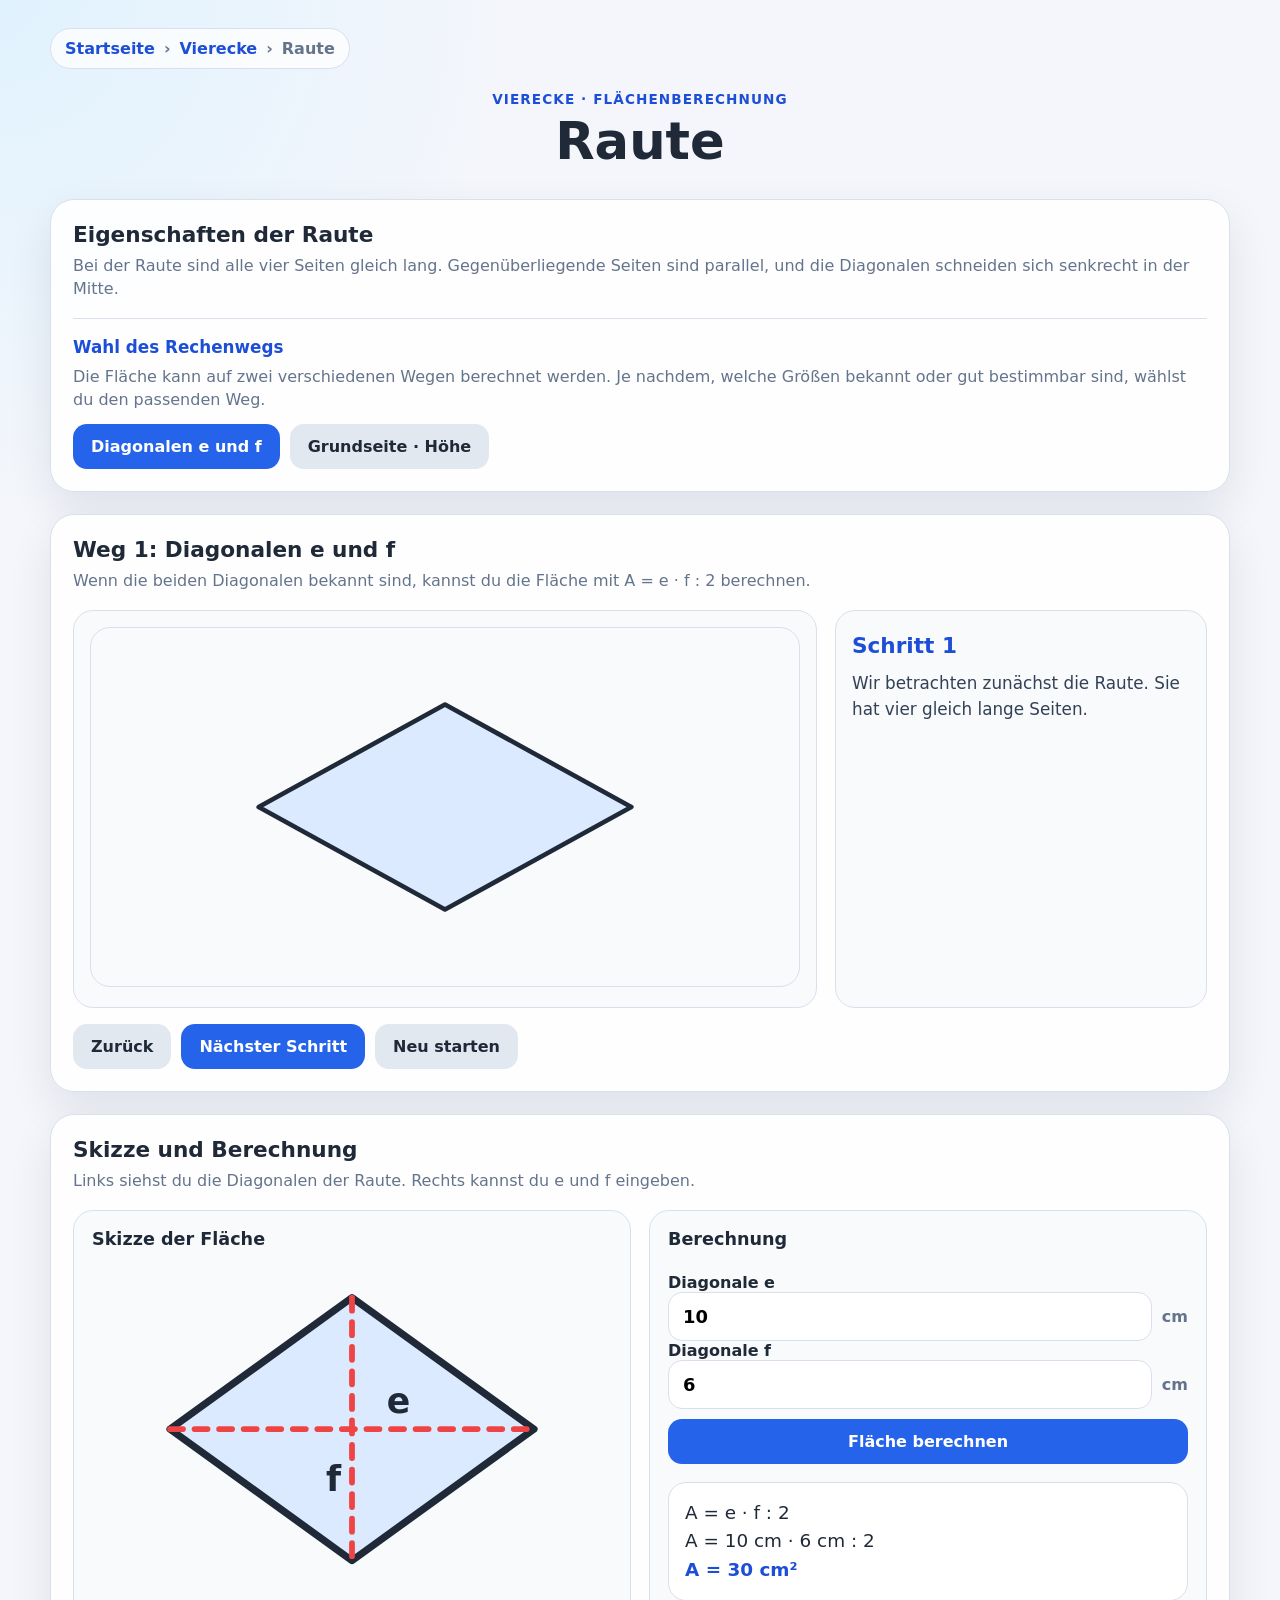
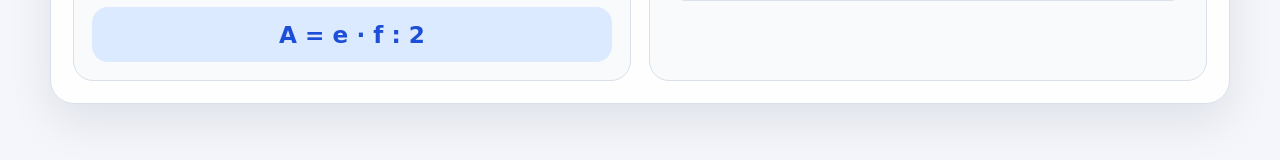
<file: vierecke/raute.html>
<!--
  SPDX-License-Identifier: GPL-3.0-or-later
  Copyright (C) 2026 Alexander Tille
  This file is part of Flächenberechnung.
  Created and developed with support from ChatGPT.
-->
<!doctype html>
<html lang="de">
<head>
  <meta charset="utf-8">
  <meta name="viewport" content="width=device-width, initial-scale=1">
  <title>Fläche der Raute</title>
  <link rel="stylesheet" href="../assets/css/style.css">
  <link rel="stylesheet" href="../assets/css/area-pages.css">
</head>
<body>
  <div class="page">
    <nav class="breadcrumb">
      <a href="../index.html">Startseite</a>
      <span>›</span>
      <a href="index.html">Vierecke</a>
      <span>›</span>
      Raute
    </nav>

    <header class="hero compact">
      <p class="eyebrow">Vierecke · Flächenberechnung</p>
      <h1>Raute</h1>
    </header>

    <section class="panel figure-summary-panel" aria-labelledby="figureSummaryHeading">
      <div class="section-heading">
        <h2 id="figureSummaryHeading">Eigenschaften der Raute</h2>
        <p>
          Bei der Raute sind alle vier Seiten gleich lang. Gegenüberliegende Seiten sind parallel,
          und die Diagonalen schneiden sich senkrecht in der Mitte.
        </p>
      </div>

      <div class="figure-summary-segment" aria-labelledby="methodChoiceHeading">
        <h3 id="methodChoiceHeading">Wahl des Rechenwegs</h3>
        <p>
          Die Fläche kann auf zwei verschiedenen Wegen berechnet werden. Je nachdem,
          welche Größen bekannt oder gut bestimmbar sind, wählst du den passenden Weg.
        </p>

        <div class="button-row" aria-label="Berechnungsweg wählen">
          <button class="primary-button" type="button" data-area-method="diagonals" aria-pressed="true">Diagonalen e und f</button>
          <button class="secondary-button" type="button" data-area-method="base-height" aria-pressed="false">Grundseite · Höhe</button>
        </div>
      </div>
    </section>

    <main class="parallelogramm-layout">
      <section class="panel animation-panel">
        <div class="section-heading">
          <h2 id="methodHeading">Weg 1: Diagonalen e und f</h2>
          <p id="methodIntro">
            Wenn die beiden Diagonalen bekannt sind, kannst du die Fläche mit A = e · f : 2 berechnen.
          </p>
        </div>

        <div class="area-animation-layout">
          <div class="area-animation-stage">
            <svg id="animationSvg" class="geometry-svg" viewBox="0 0 760 360" role="img" aria-label="Animation zur Flächenberechnung einer Raute">
              <defs>
                <pattern id="redHatch" patternUnits="userSpaceOnUse" width="10" height="10" patternTransform="rotate(45)">
                  <rect x="0" y="0" width="10" height="10" fill="#fee2e2"></rect>
                  <line x1="0" y1="0" x2="0" y2="10" class="hatch-line"></line>
                </pattern>
                <pattern id="redHatchReverse" patternUnits="userSpaceOnUse" width="10" height="10" patternTransform="rotate(-45)">
                  <rect x="0" y="0" width="10" height="10" fill="#fee2e2"></rect>
                  <line x1="0" y1="0" x2="0" y2="10" class="hatch-line"></line>
                </pattern>
              </defs>

              <rect id="diagonalRectangle" x="180" y="70" width="400" height="220" fill="none" class="height-line hidden"></rect>
              <polygon id="outerTriangleTopLeft" points="180,70 380,70 180,180" fill="url(#redHatch)" class="hidden"></polygon>
              <polygon id="outerTriangleTopRight" points="380,70 580,70 580,180" fill="url(#redHatchReverse)" class="hidden"></polygon>
              <polygon id="outerTriangleBottomRight" points="580,180 580,290 380,290" fill="url(#redHatch)" class="hidden"></polygon>
              <polygon id="outerTriangleBottomLeft" points="180,180 180,290 380,290" fill="url(#redHatchReverse)" class="hidden"></polygon>

              <polygon id="rhombusShape" points="380,70 580,180 380,290 180,180" class="shape-fill"></polygon>

              <polygon id="triangleTop" points="380,70 580,180 380,180" fill="url(#redHatch)" class="hidden"></polygon>
              <polygon id="triangleRight" points="580,180 380,290 380,180" fill="url(#redHatchReverse)" class="hidden"></polygon>
              <polygon id="triangleBottom" points="380,290 180,180 380,180" fill="url(#redHatch)" class="hidden"></polygon>
              <polygon id="triangleLeft" points="180,180 380,70 380,180" fill="url(#redHatchReverse)" class="hidden"></polygon>

              <polygon id="baseMarkedTriangle" points="220,75 340,75 340,282" fill="url(#redHatch)" class="hidden"></polygon>
              <polygon id="baseMovedTriangle" points="460,75 580,75 580,282" fill="url(#redHatch)" class="hidden"></polygon>

              <line id="diagonalE" x1="180" y1="180" x2="580" y2="180" class="helper-line hidden"></line>
              <line id="diagonalF" x1="380" y1="70" x2="380" y2="290" class="helper-line hidden"></line>
              <text id="diagonalELabel" x="362" y="224" class="svg-label hidden" fill="#dc2626" font-weight="700">f</text>
              <text id="diagonalFLabel" x="404" y="171" class="svg-label hidden" fill="#dc2626" font-weight="700">e</text>
              <text id="rectangleELabel" x="375" y="58" class="svg-label hidden" fill="#dc2626" font-weight="700">e</text>
              <text id="rectangleFLabel" x="596" y="184" class="svg-label hidden" fill="#dc2626" font-weight="700">f</text>

              <line id="heightLine" x1="340" y1="75" x2="340" y2="282" class="height-line hidden"></line>
              <line id="heightMarker" x1="330" y1="75" x2="350" y2="75" class="height-line hidden"></line>
              <text id="heightLabel" x="352" y="182" class="svg-label hidden">hₐ</text>
              <line id="baseLine" x1="340" y1="307" x2="580" y2="307" class="measure-line hidden"></line>
              <text id="baseLabel" x="452" y="335" class="svg-label hidden">a</text>
            </svg>
          </div>

          <aside class="area-animation-step" aria-live="polite">
            <h3 id="stepTitle">Schritt 1</h3>
            <p id="stepDescription">
              Wir betrachten zunächst die Raute. Sie hat vier gleich lange Seiten.
            </p>
          </aside>
        </div>

        <div class="button-row">
          <button id="prevStep" class="secondary-button">Zurück</button>
          <button id="nextStep" class="primary-button">Nächster Schritt</button>
          <button id="resetAnimation" class="secondary-button">Neu starten</button>
        </div>
      </section>

      <section class="panel sketch-calc-panel">
        <div class="section-heading">
          <h2>Skizze und Berechnung</h2>
          <p id="sketchIntro">
            Links siehst du die Diagonalen der Raute. Rechts kannst du e und f eingeben.
          </p>
        </div>

        <div class="sketch-calc-grid equal-columns">
          <div class="mini-sketch-box equal-box">
            <h3>Skizze der Fläche</h3>

            <svg id="diagonalSketch" class="mini-sketch" viewBox="0 0 360 230" aria-label="Skizze einer Raute mit Diagonalen">
              <polygon points="180,24 306,115 180,206 54,115" class="shape-fill"></polygon>
              <line x1="54" y1="115" x2="306" y2="115" class="helper-line"></line>
              <line x1="180" y1="24" x2="180" y2="206" class="helper-line"></line>
              <text x="162" y="158" class="svg-label" fill="#dc2626" font-weight="700">f</text>
              <text x="204" y="104" class="svg-label" fill="#dc2626" font-weight="700">e</text>
            </svg>

            <svg id="baseHeightSketch" class="mini-sketch hidden" viewBox="0 0 360 230" aria-label="Skizze einer Raute mit Grundseite und Höhe">
              <polygon points="76,34 220,34 292,178 148,178" class="shape-fill"></polygon>
              <line x1="148" y1="34" x2="148" y2="178" class="height-line"></line>
              <line x1="148" y1="200" x2="292" y2="200" class="measure-line"></line>
              <text x="156" y="112" class="svg-label">hₐ</text>
              <text x="214" y="224" class="svg-label">a</text>
            </svg>

            <div id="formulaBox" class="formula-box">A = e · f : 2</div>
          </div>

          <form class="calc-box equal-box" id="calcForm">
            <h3>Berechnung</h3>

            <div id="diagonalInputs">
              <label for="diagonaleE">Diagonale e</label>
              <div class="input-line">
                <input id="diagonaleE" type="number" min="0" step="0.1" value="10">
                <span>cm</span>
              </div>

              <label for="diagonaleF">Diagonale f</label>
              <div class="input-line">
                <input id="diagonaleF" type="number" min="0" step="0.1" value="6">
                <span>cm</span>
              </div>
            </div>

            <div id="baseHeightInputs" class="hidden">
              <label for="seiteA">Grundseite a</label>
              <div class="input-line">
                <input id="seiteA" type="number" min="0" step="0.1" value="8">
                <span>cm</span>
              </div>

              <label for="hoeheA">Höhe hₐ</label>
              <div class="input-line">
                <input id="hoeheA" type="number" min="0" step="0.1" value="4">
                <span>cm</span>
              </div>
            </div>

            <button class="primary-button" type="submit">Fläche berechnen</button>

            <output id="result" class="result-box" aria-live="polite"></output>
          </form>
        </div>
      </section>
    </main>
  </div>

  <script src="../assets/js/area-page-core.js"></script>
  <script src="../assets/js/raute.js"></script>
  <script src="../assets/js/raute-base-height-animation.js"></script>
</body>
</html>
</file>
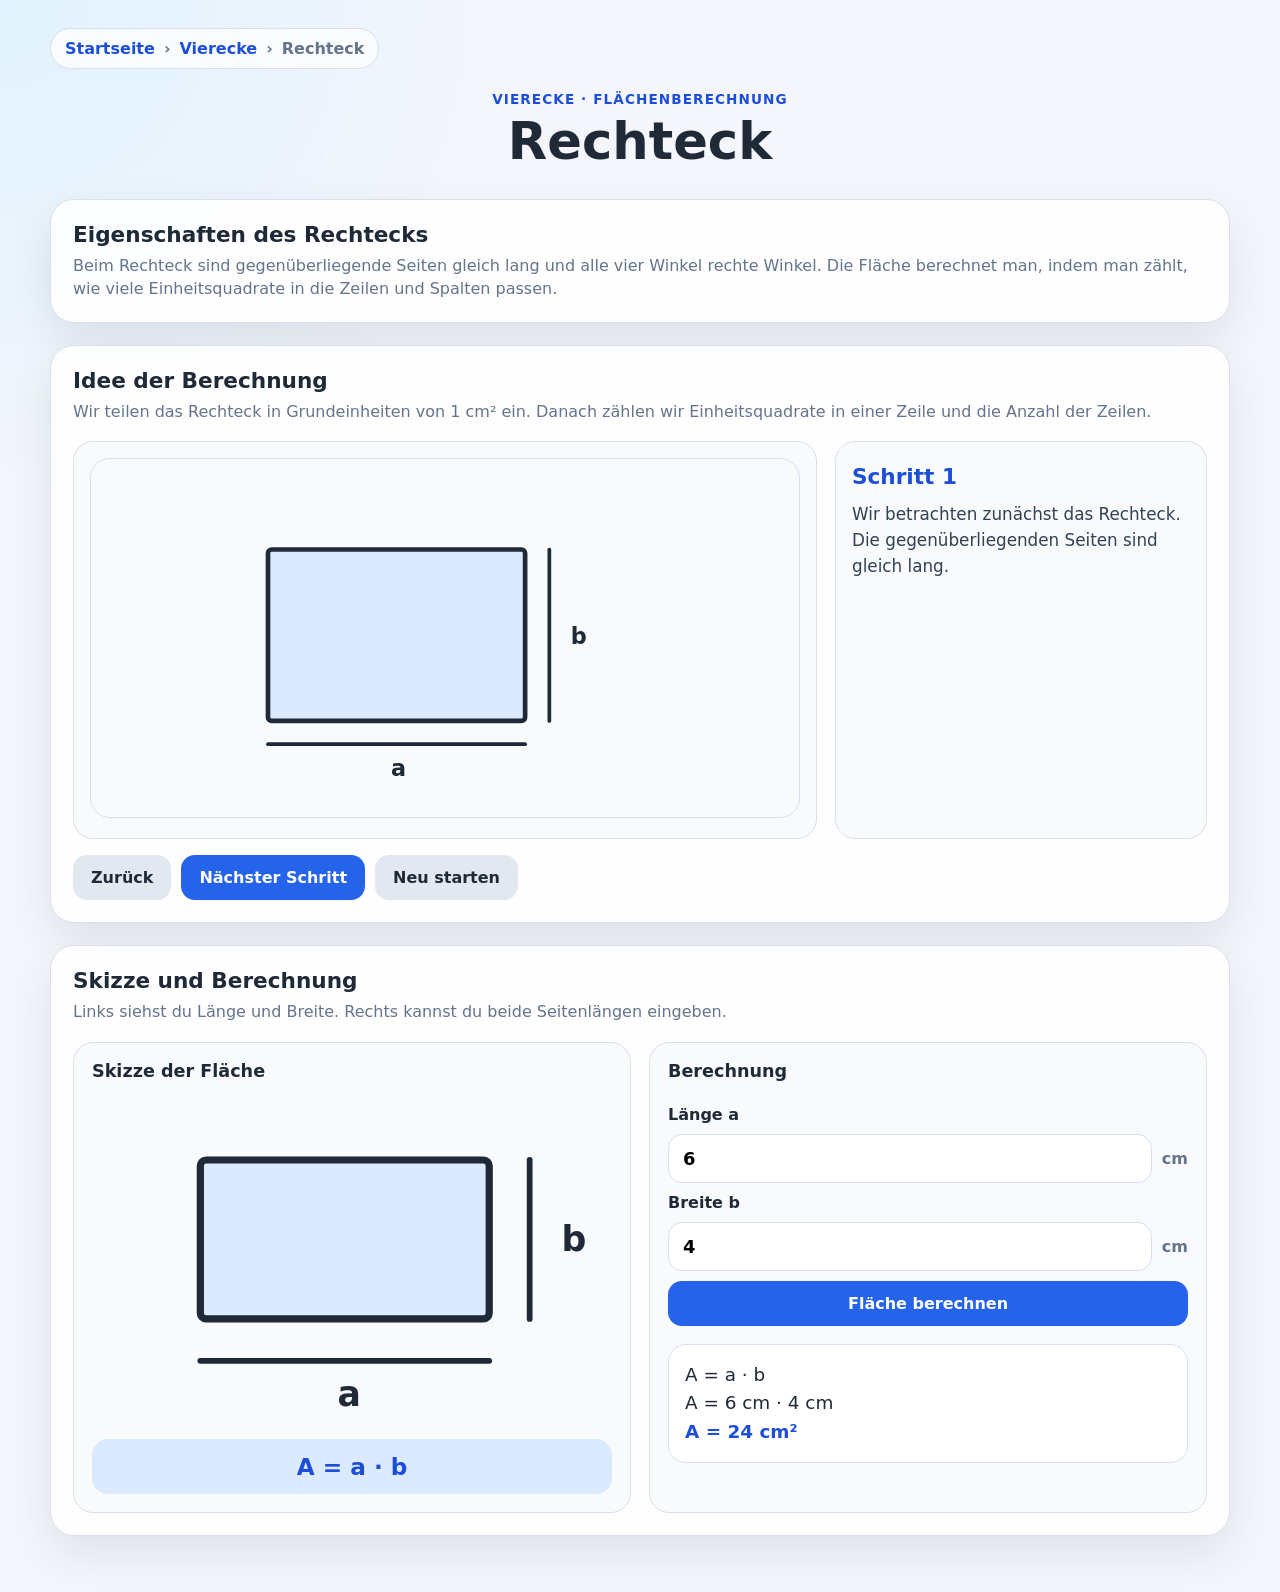
<file: vierecke/rechteck.html>
<!--
  SPDX-License-Identifier: GPL-3.0-or-later
  Copyright (C) 2026 Alexander Tille
  This file is part of Flächenberechnung.
  Created and developed with support from ChatGPT.
-->
<!doctype html>
<html lang="de">
<head>
  <meta charset="utf-8">
  <meta name="viewport" content="width=device-width, initial-scale=1">
  <title>Fläche des Rechtecks</title>
  <link rel="stylesheet" href="../assets/css/style.css">
  <link rel="stylesheet" href="../assets/css/area-pages.css">
</head>

<body>
  <div class="page">
    <nav class="breadcrumb">
      <a href="../index.html">Startseite</a>
      <span>›</span>
      <a href="index.html">Vierecke</a>
      <span>›</span>
      Rechteck
    </nav>

    <header class="hero compact">
      <p class="eyebrow">Vierecke · Flächenberechnung</p>
      <h1>Rechteck</h1>
    </header>

    <section class="panel figure-summary-panel" aria-labelledby="figureSummaryHeading">
      <div class="section-heading">
        <h2 id="figureSummaryHeading">Eigenschaften des Rechtecks</h2>
        <p>
          Beim Rechteck sind gegenüberliegende Seiten gleich lang und alle vier Winkel rechte Winkel.
          Die Fläche berechnet man, indem man zählt, wie viele Einheitsquadrate in die Zeilen und Spalten passen.
        </p>
      </div>
    </section>

    <main class="parallelogramm-layout">
      <!-- Oben: Idee der Berechnung -->
      <section class="panel animation-panel">
        <div class="section-heading">
          <h2>Idee der Berechnung</h2>
          <p>
            Wir teilen das Rechteck in Grundeinheiten von 1 cm² ein.
            Danach zählen wir Einheitsquadrate in einer Zeile und die Anzahl der Zeilen.
          </p>
        </div>

        <div class="area-animation-layout">
          <div class="area-animation-stage">
            <svg id="animationSvg" class="geometry-svg" viewBox="0 0 760 380" role="img" aria-label="Animation zur Flächenberechnung eines Rechtecks">
              <!-- Rechteck -->
              <rect id="rectangleBase" x="190" y="95" width="276" height="184" rx="4" class="shape-fill"></rect>

              <!-- Vollständige 6x4-Zerlegung -->
              <g id="rectangleGrid" class="hidden">
                <!-- senkrechte Linien für 6 Spalten -->
                <line x1="236" y1="95" x2="236" y2="279" stroke="#94a3b8" stroke-width="2"></line>
                <line x1="282" y1="95" x2="282" y2="279" stroke="#94a3b8" stroke-width="2"></line>
                <line x1="328" y1="95" x2="328" y2="279" stroke="#94a3b8" stroke-width="2"></line>
                <line x1="374" y1="95" x2="374" y2="279" stroke="#94a3b8" stroke-width="2"></line>
                <line x1="420" y1="95" x2="420" y2="279" stroke="#94a3b8" stroke-width="2"></line>

                <!-- waagerechte Linien für 4 Zeilen -->
                <line x1="190" y1="141" x2="466" y2="141" stroke="#94a3b8" stroke-width="2"></line>
                <line x1="190" y1="187" x2="466" y2="187" stroke="#94a3b8" stroke-width="2"></line>
                <line x1="190" y1="233" x2="466" y2="233" stroke="#94a3b8" stroke-width="2"></line>
              </g>

              <!-- Ein einzelnes Einheitsquadrat mit Beschriftung rechts daneben -->
              <g id="unitSquare" class="hidden">
                <rect x="555" y="141" width="46" height="46" fill="#dbeafe" stroke="#1f2937" stroke-width="3"></rect>
                <text x="620" y="172" class="svg-label unit-label">1 cm²</text>
              </g>

              <!-- Schritt 3: sechs Einheitsquadrate in einer Zeile -->
              <g id="rowSquares" class="hidden">
                <rect x="190" y="95" width="46" height="46" fill="rgba(37, 99, 235, 0.22)" stroke="#2563eb" stroke-width="3"></rect>
                <rect x="236" y="95" width="46" height="46" fill="rgba(37, 99, 235, 0.22)" stroke="#2563eb" stroke-width="3"></rect>
                <rect x="282" y="95" width="46" height="46" fill="rgba(37, 99, 235, 0.22)" stroke="#2563eb" stroke-width="3"></rect>
                <rect x="328" y="95" width="46" height="46" fill="rgba(37, 99, 235, 0.22)" stroke="#2563eb" stroke-width="3"></rect>
                <rect x="374" y="95" width="46" height="46" fill="rgba(37, 99, 235, 0.22)" stroke="#2563eb" stroke-width="3"></rect>
                <rect x="420" y="95" width="46" height="46" fill="rgba(37, 99, 235, 0.22)" stroke="#2563eb" stroke-width="3"></rect>
              </g>

              <!-- Schritt 4: die restlichen drei Zeilen werden rot als Einheitsquadrate eingezeichnet -->
              <g id="remainingRows" class="hidden">
                <!-- 2. Zeile -->
                <rect x="190" y="141" width="46" height="46" fill="rgba(239, 68, 68, 0.16)" stroke="#ef4444" stroke-width="3"></rect>
                <rect x="236" y="141" width="46" height="46" fill="rgba(239, 68, 68, 0.16)" stroke="#ef4444" stroke-width="3"></rect>
                <rect x="282" y="141" width="46" height="46" fill="rgba(239, 68, 68, 0.16)" stroke="#ef4444" stroke-width="3"></rect>
                <rect x="328" y="141" width="46" height="46" fill="rgba(239, 68, 68, 0.16)" stroke="#ef4444" stroke-width="3"></rect>
                <rect x="374" y="141" width="46" height="46" fill="rgba(239, 68, 68, 0.16)" stroke="#ef4444" stroke-width="3"></rect>
                <rect x="420" y="141" width="46" height="46" fill="rgba(239, 68, 68, 0.16)" stroke="#ef4444" stroke-width="3"></rect>

                <!-- 3. Zeile -->
                <rect x="190" y="187" width="46" height="46" fill="rgba(239, 68, 68, 0.16)" stroke="#ef4444" stroke-width="3"></rect>
                <rect x="236" y="187" width="46" height="46" fill="rgba(239, 68, 68, 0.16)" stroke="#ef4444" stroke-width="3"></rect>
                <rect x="282" y="187" width="46" height="46" fill="rgba(239, 68, 68, 0.16)" stroke="#ef4444" stroke-width="3"></rect>
                <rect x="328" y="187" width="46" height="46" fill="rgba(239, 68, 68, 0.16)" stroke="#ef4444" stroke-width="3"></rect>
                <rect x="374" y="187" width="46" height="46" fill="rgba(239, 68, 68, 0.16)" stroke="#ef4444" stroke-width="3"></rect>
                <rect x="420" y="187" width="46" height="46" fill="rgba(239, 68, 68, 0.16)" stroke="#ef4444" stroke-width="3"></rect>

                <!-- 4. Zeile -->
                <rect x="190" y="233" width="46" height="46" fill="rgba(239, 68, 68, 0.16)" stroke="#ef4444" stroke-width="3"></rect>
                <rect x="236" y="233" width="46" height="46" fill="rgba(239, 68, 68, 0.16)" stroke="#ef4444" stroke-width="3"></rect>
                <rect x="282" y="233" width="46" height="46" fill="rgba(239, 68, 68, 0.16)" stroke="#ef4444" stroke-width="3"></rect>
                <rect x="328" y="233" width="46" height="46" fill="rgba(239, 68, 68, 0.16)" stroke="#ef4444" stroke-width="3"></rect>
                <rect x="374" y="233" width="46" height="46" fill="rgba(239, 68, 68, 0.16)" stroke="#ef4444" stroke-width="3"></rect>
                <rect x="420" y="233" width="46" height="46" fill="rgba(239, 68, 68, 0.16)" stroke="#ef4444" stroke-width="3"></rect>
              </g>

              <!-- Seitenbeschriftungen -->
              <line x1="190" y1="304" x2="466" y2="304" class="measure-line"></line>
              <text x="322" y="338" class="svg-label">a</text>

              <line x1="492" y1="95" x2="492" y2="279" class="measure-line"></line>
              <text x="515" y="196" class="svg-label">b</text>
            </svg>
          </div>

          <aside class="area-animation-step" aria-live="polite">
            <h3 id="stepTitle">Schritt 1</h3>
            <p id="stepDescription">
              Wir betrachten zunächst das Rechteck. Die gegenüberliegenden Seiten sind gleich lang.
            </p>
          </aside>
        </div>

        <div class="button-row">
          <button id="prevStep" class="secondary-button">Zurück</button>
          <button id="nextStep" class="primary-button">Nächster Schritt</button>
          <button id="resetAnimation" class="secondary-button">Neu starten</button>
        </div>
      </section>

      <!-- Darunter: Skizze und Berechnung gleich groß nebeneinander -->
      <section class="panel sketch-calc-panel">
        <div class="section-heading">
          <h2>Skizze und Berechnung</h2>
          <p>
            Links siehst du Länge und Breite. Rechts kannst du beide Seitenlängen eingeben.
          </p>
        </div>

        <div class="sketch-calc-grid equal-columns">
          <div class="mini-sketch-box equal-box">
            <h3>Skizze der Fläche</h3>

            <svg class="mini-sketch" viewBox="0 0 360 230" aria-label="Skizze eines Rechtecks mit Länge a und Breite b">
              <rect x="75" y="45" width="200" height="110" rx="4" class="shape-fill"></rect>

              <line x1="75" y1="184" x2="275" y2="184" class="measure-line"></line>
              <text x="170" y="215" class="svg-label">a</text>

              <line x1="303" y1="45" x2="303" y2="155" class="measure-line"></line>
              <text x="325" y="108" class="svg-label">b</text>
            </svg>

            <div class="formula-box">A = a · b</div>
          </div>

          <form class="calc-box equal-box" id="calcForm">
            <h3>Berechnung</h3>

            <label for="seitenlaengeA">Länge a</label>
            <div class="input-line">
              <input id="seitenlaengeA" type="number" min="0" step="0.1" value="6">
              <span>cm</span>
            </div>

            <label for="seitenlaengeB">Breite b</label>
            <div class="input-line">
              <input id="seitenlaengeB" type="number" min="0" step="0.1" value="4">
              <span>cm</span>
            </div>

            <button class="primary-button" type="submit">Fläche berechnen</button>

            <output id="result" class="result-box" aria-live="polite"></output>
          </form>
        </div>
      </section>
    </main>
  </div>

  <script src="../assets/js/area-page-core.js"></script>
  <script src="../assets/js/rechteck.js"></script>
</body>
</html>
</file>
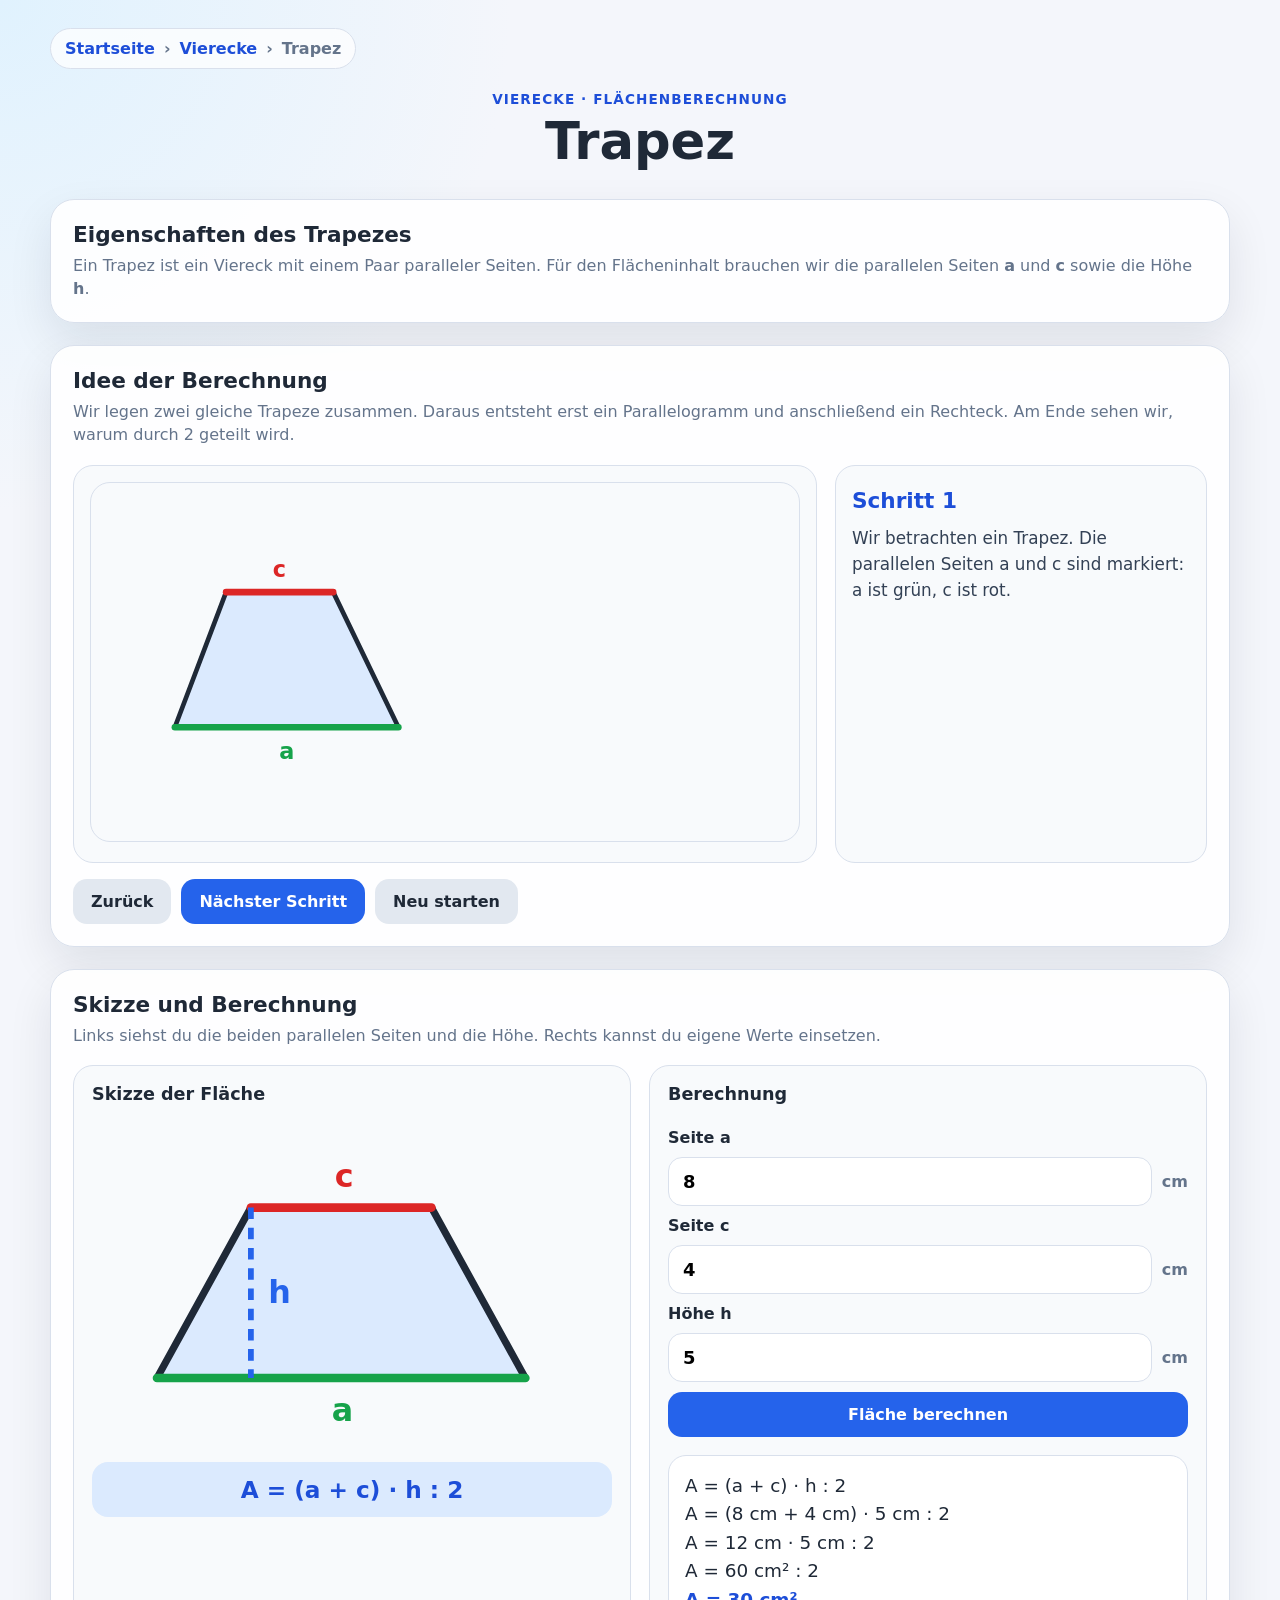
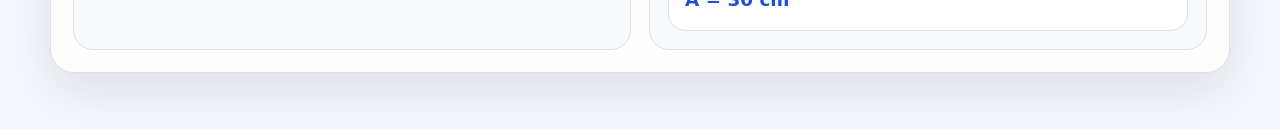
<file: vierecke/trapez.html>
<!--
  SPDX-License-Identifier: GPL-3.0-or-later
  Copyright (C) 2026 Alexander Tille
  This file is part of Flächenberechnung.
  Created and developed with support from ChatGPT.
-->
<!doctype html>
<html lang="de">
<head>
  <meta charset="utf-8">
  <meta name="viewport" content="width=device-width, initial-scale=1">
  <title>Fläche des Trapezes</title>
  <link rel="stylesheet" href="../assets/css/style.css">
  <link rel="stylesheet" href="../assets/css/area-pages.css">
</head>

<body>
  <div class="page">
    <nav class="breadcrumb">
      <a href="../index.html">Startseite</a>
      <span>›</span>
      <a href="index.html">Vierecke</a>
      <span>›</span>
      Trapez
    </nav>

    <header class="hero compact">
      <p class="eyebrow">Vierecke · Flächenberechnung</p>
      <h1>Trapez</h1>
    </header>

    <section class="panel figure-summary-panel" aria-labelledby="figureSummaryHeading">
      <div class="section-heading">
        <h2 id="figureSummaryHeading">Eigenschaften des Trapezes</h2>
        <p>
          Ein Trapez ist ein Viereck mit einem Paar paralleler Seiten.
          Für den Flächeninhalt brauchen wir die parallelen Seiten <strong>a</strong> und <strong>c</strong>
          sowie die Höhe <strong>h</strong>.
        </p>
      </div>
    </section>

    <main class="parallelogramm-layout">
      <section class="panel animation-panel">
        <div class="section-heading">
          <h2>Idee der Berechnung</h2>
          <p>
            Wir legen zwei gleiche Trapeze zusammen. Daraus entsteht erst ein Parallelogramm
            und anschließend ein Rechteck. Am Ende sehen wir, warum durch 2 geteilt wird.
          </p>
        </div>

        <div class="area-animation-layout">
          <div class="area-animation-stage">
            <svg id="animationSvg" class="geometry-svg" viewBox="0 0 760 380" role="img" aria-label="Animation zur Flächenberechnung eines Trapezes">
              <defs>
                <pattern id="trapezHatch" width="8" height="8" patternUnits="userSpaceOnUse" patternTransform="rotate(45)">
                  <line x1="0" y1="0" x2="0" y2="8" stroke="#dc2626" stroke-width="2"></line>
                </pattern>
              </defs>

              <!-- Erstes Trapez -->
              <g id="trapezOriginalGroup">
                <polygon id="trapezOriginal" points="90,260 330,260 260,115 145,115" class="shape-fill"></polygon>
                <line x1="90" y1="260" x2="330" y2="260" stroke="#16a34a" stroke-width="7" stroke-linecap="round"></line>
                <line x1="145" y1="115" x2="260" y2="115" stroke="#dc2626" stroke-width="7" stroke-linecap="round"></line>
                <text x="202" y="294" fill="#16a34a" font-size="24" font-weight="700">a</text>
                <text id="topLabelOriginal" x="195" y="99" fill="#dc2626" font-size="24" font-weight="700">c</text>
              </g>

              <!-- Zweites Trapez: echte 180-Grad-Kopie, direkt an das erste gelegt -->
              <g id="trapezCopy" class="hidden">
                <polygon points="260,115 500,115 450,260 330,260" fill="rgba(0,0,0,0.20)" stroke="#111827" stroke-width="3"></polygon>
                <line x1="260" y1="115" x2="500" y2="115" stroke="#16a34a" stroke-width="7" stroke-linecap="round"></line>
                <line x1="330" y1="260" x2="450" y2="260" stroke="#dc2626" stroke-width="7" stroke-linecap="round"></line>
                <text id="topLabelCopy" x="374" y="99" fill="#16a34a" font-size="24" font-weight="700">a</text>
                <text x="384" y="294" fill="#dc2626" font-size="24" font-weight="700">c</text>
              </g>

              <!-- Parallelogramm aus zwei Trapezen -->
              <polygon id="parallelogramHighlight" class="hidden" points="145,115 500,115 450,260 90,260" fill="rgba(245,158,11,0.08)" stroke="#f59e0b" stroke-width="5"></polygon>
              <text id="sumLabel" class="hidden" x="292" y="95" fill="#111827" font-size="26" font-weight="700">a + c</text>

              <!-- Höhe und linkes abgeschnittenes Dreieck -->
              <line id="heightLine" class="hidden" x1="145" y1="115" x2="145" y2="260" stroke="#2563eb" stroke-width="4" stroke-dasharray="10 8"></line>
              <text id="heightLabel" class="hidden" x="158" y="194" fill="#2563eb" font-size="24" font-weight="700">h</text>
              <polygon id="cutTriangle" class="hidden" points="90,260 145,260 145,115" fill="url(#trapezHatch)" stroke="#991b1b" stroke-width="2"></polygon>

              <!-- Rechteck nach dem Umlegen des Dreiecks -->
              <rect id="rectangleHighlight" class="hidden" x="145" y="115" width="355" height="145" fill="rgba(34,197,94,0.06)" stroke="#111827" stroke-width="5"></rect>
              <polygon id="movedTriangle" class="hidden" points="500,115 500,260 450,260" fill="url(#trapezHatch)" stroke="#991b1b" stroke-width="2"></polygon>

              <!-- Finale Rechteckansicht ohne Erklärungstext in der Zeichnung -->
              <g id="finalRectangle" class="hidden">
                <rect x="145" y="115" width="355" height="145" fill="rgba(34,197,94,0.08)" stroke="#111827" stroke-width="5"></rect>
                <text x="286" y="98" fill="#111827" font-size="26" font-weight="700">a + c</text>
                <text x="516" y="194" fill="#2563eb" font-size="24" font-weight="700">h</text>
              </g>
            </svg>
          </div>

          <aside class="area-animation-step" aria-live="polite">
            <h3 id="stepTitle">Schritt 1</h3>
            <p id="stepDescription">
              Wir betrachten ein Trapez. Die parallelen Seiten a und c sind markiert.
            </p>
          </aside>
        </div>

        <div class="button-row">
          <button id="prevStep" class="secondary-button">Zurück</button>
          <button id="nextStep" class="primary-button">Nächster Schritt</button>
          <button id="resetAnimation" class="secondary-button">Neu starten</button>
        </div>
      </section>

      <section class="panel sketch-calc-panel">
        <div class="section-heading">
          <h2>Skizze und Berechnung</h2>
          <p>
            Links siehst du die beiden parallelen Seiten und die Höhe. Rechts kannst du eigene Werte einsetzen.
          </p>
        </div>

        <div class="sketch-calc-grid equal-columns">
          <div class="mini-sketch-box equal-box">
            <h3>Skizze der Fläche</h3>

            <svg class="mini-sketch" viewBox="0 0 360 230" aria-label="Skizze eines Trapezes mit a, c und h">
              <polygon points="45,180 300,180 235,62 110,62" class="shape-fill"></polygon>

              <line x1="45" y1="180" x2="300" y2="180" stroke="#16a34a" stroke-width="6" stroke-linecap="round"></line>
              <line x1="110" y1="62" x2="235" y2="62" stroke="#dc2626" stroke-width="6" stroke-linecap="round"></line>
              <line x1="110" y1="62" x2="110" y2="180" stroke="#2563eb" stroke-width="4" stroke-dasharray="8 6"></line>

              <text x="166" y="210" fill="#16a34a" font-size="22" font-weight="700">a</text>
              <text x="168" y="48" fill="#dc2626" font-size="22" font-weight="700">c</text>
              <text x="122" y="128" fill="#2563eb" font-size="22" font-weight="700">h</text>
            </svg>

            <div class="formula-box">A = (a + c) · h : 2</div>
          </div>

          <form class="calc-box equal-box" id="calcForm">
            <h3>Berechnung</h3>

            <label for="seiteA">Seite a</label>
            <div class="input-line">
              <input id="seiteA" type="number" min="0" step="0.1" value="8">
              <span>cm</span>
            </div>

            <label for="seiteC">Seite c</label>
            <div class="input-line">
              <input id="seiteC" type="number" min="0" step="0.1" value="4">
              <span>cm</span>
            </div>

            <label for="hoehe">Höhe h</label>
            <div class="input-line">
              <input id="hoehe" type="number" min="0" step="0.1" value="5">
              <span>cm</span>
            </div>

            <button class="primary-button" type="submit">Fläche berechnen</button>

            <output id="result" class="result-box" aria-live="polite"></output>
          </form>
        </div>
      </section>
    </main>
  </div>

  <script src="../assets/js/area-page-core.js"></script>
  <script src="../assets/js/trapez.js"></script>
</body>
</html>
</file>
<file: assets/css/style.css>
:root {
  --bg: #f4f6fb;
  --card: #ffffff;
  --ink: #1f2937;
  --muted: #64748b;
  --accent: #2563eb;
  --accent-dark: #1d4ed8;
  --accent-soft: #dbeafe;
  --line: #1f2937;
  --helper: #ef4444;
  --border: #d9e0ec;
  --shadow: 0 18px 45px rgba(15, 23, 42, 0.09);
}

* {
  box-sizing: border-box;
}

body {
  margin: 0;
  min-height: 100vh;
  font-family: system-ui, -apple-system, BlinkMacSystemFont, "Segoe UI", sans-serif;
  background: radial-gradient(circle at top left, #e0f2fe 0, transparent 32rem), var(--bg);
  color: var(--ink);
}

.page {
  width: min(1180px, calc(100vw - 32px));
  margin: 0 auto;
  padding: 28px 0 56px;
}

.hero {
  text-align: center;
  padding: 42px 18px 30px;
}

.hero.compact {
  padding-top: 22px;
}

.eyebrow {
  margin: 0 0 8px;
  color: var(--accent-dark);
  font-weight: 800;
  letter-spacing: 0.08em;
  text-transform: uppercase;
  font-size: 0.85rem;
}

h1 {
  margin: 0;
  font-size: clamp(2rem, 4vw, 4rem);
  line-height: 1.05;
}

h2 {
  margin: 0;
  font-size: 1.35rem;
}

h3 {
  margin: 0 0 14px;
  font-size: 1.1rem;
}

.subtitle {
  max-width: 780px;
  margin: 14px auto 0;
  color: var(--muted);
  font-size: clamp(1rem, 1.4vw, 1.18rem);
  line-height: 1.55;
}

.breadcrumb {
  display: inline-flex;
  gap: 9px;
  align-items: center;
  padding: 10px 14px;
  border-radius: 999px;
  background: rgba(255, 255, 255, 0.75);
  border: 1px solid var(--border);
  color: var(--muted);
  font-weight: 650;
}

.breadcrumb a {
  color: var(--accent-dark);
  text-decoration: none;
}

/* =========================================================
   Startseite / Karten
   ========================================================= */

.card-grid {
  display: grid;
  grid-template-columns: repeat(3, 1fr);
  gap: 22px;
}

.nav-card,
.house-button,
.panel,
.house-card {
  background: rgba(255, 255, 255, 0.92);
  border: 1px solid var(--border);
  border-radius: 24px;
  box-shadow: var(--shadow);
}

.nav-card {
  min-height: 320px;
  padding: 26px;
  display: flex;
  flex-direction: column;
  justify-content: center;
  align-items: center;
  color: inherit;
  text-align: center;
  text-decoration: none;
  transition: transform 160ms ease, box-shadow 160ms ease, border-color 160ms ease;
}

.nav-card:not(.disabled-card):hover,
.house-button:not(.disabled-card):hover {
  transform: translateY(-4px);
  border-color: var(--accent);
  box-shadow: 0 22px 55px rgba(37, 99, 235, 0.18);
}

.disabled-card {
  opacity: 0.48;
  cursor: not-allowed;
}

.card-icon {
  width: min(260px, 80%);
  height: 160px;
  margin-bottom: 18px;
}

.card-title {
  display: block;
  font-size: 1.55rem;
  font-weight: 850;
}

.card-text {
  margin-top: 7px;
  color: var(--muted);
  font-weight: 650;
}

/* =========================================================
   SVG-Grundstile
   ========================================================= */

.shape-fill {
  fill: #dbeafe;
  stroke: var(--line);
  stroke-width: 5;
  stroke-linejoin: round;
}

.helper-line,
.height-line {
  stroke: var(--helper);
  stroke-width: 4;
  stroke-dasharray: 9 8;
  stroke-linecap: round;
}

.measure-line,
.ground-line {
  stroke: var(--line);
  stroke-width: 4;
  stroke-linecap: round;
}

.math-label,
.svg-label {
  fill: var(--ink);
  font-size: 24px;
  font-weight: 850;
}

.animation-text {
  fill: var(--accent-dark);
  font-size: 24px;
  font-weight: 850;
  text-anchor: middle;
}

.animation-small-text {
  fill: var(--accent-dark);
  font-size: 20px;
  font-weight: 850;
}

.unit-label {
  font-size: 20px;
}

.hidden {
  opacity: 0;
  pointer-events: none;
}

/* =========================================================
   Haus der Vierecke – ältere Kartenstruktur
   ========================================================= */

.house-card {
  padding: 24px;
}

.house-roof {
  width: min(620px, 100%);
  min-height: 118px;
  margin: 0 auto 18px;
  padding: 26px 18px;
  display: flex;
  align-items: flex-end;
  justify-content: center;
  background: linear-gradient(135deg, var(--accent), var(--accent-dark));
  color: white;
  text-align: center;
  font-size: 1.45rem;
  font-weight: 850;
  clip-path: polygon(50% 0, 100% 100%, 0 100%);
}

.house-grid {
  display: grid;
  grid-template-columns: repeat(3, 1fr);
  gap: 16px;
}

.house-button {
  min-height: 120px;
  padding: 20px;
  display: flex;
  flex-direction: column;
  justify-content: center;
  color: inherit;
  text-align: center;
  text-decoration: none;
}

.house-button strong {
  font-size: 1.25rem;
}

.house-button span {
  margin-top: 6px;
  color: var(--muted);
}

.active-figure {
  background: var(--accent-soft);
  border-color: var(--accent);
}

/* =========================================================
   Flächenberechnungsseiten
   ========================================================= */

.detail-layout {
  display: grid;
  grid-template-columns: 1.15fr 0.85fr;
  gap: 22px;
  align-items: start;
}

.parallelogramm-layout {
  display: grid;
  grid-template-columns: 1fr;
  gap: 22px;
}

.panel {
  padding: 22px;
}

.section-heading p {
  margin: 7px 0 18px;
  color: var(--muted);
  line-height: 1.45;
}

.geometry-svg {
  width: 100%;
  min-height: 360px;
  background: #f8fafc;
  border: 1px solid var(--border);
  border-radius: 20px;
}

/* =========================================================
   Standardlayout für Flächenanimationen
   Gilt für alle Flächenberechnungsseiten:
   links Animation, rechts Schrittbeschreibung,
   Buttons darunter.
   ========================================================= */

.area-animation-layout {
  display: grid;
  grid-template-columns: 2fr 1fr;
  gap: 18px;
  align-items: stretch;
}

.area-animation-stage,
.area-animation-step {
  background: #f8fafc;
  border: 1px solid var(--border);
  border-radius: 20px;
  padding: 16px;
}

.area-animation-stage {
  min-height: 390px;
}

.area-animation-step {
  display: flex;
  flex-direction: column;
  justify-content: flex-start;
  padding-top: 22px;
}

.area-animation-step h3 {
  margin: 0 0 12px;
  color: var(--accent-dark);
  font-size: 1.35rem;
}

.area-animation-step p {
  margin: 0;
  color: #334155;
  line-height: 1.55;
  font-size: 1.05rem;
}

.animation-panel .button-row {
  margin-top: 16px;
}

/* =========================================================
   Parallelogramm-Animation
   ========================================================= */

.cut-fill {
  fill: url(#redHatch);
  stroke: var(--line);
  stroke-width: 5;
  stroke-linejoin: round;
}

.hatch-line {
  stroke: rgba(239, 68, 68, 0.75);
  stroke-width: 3;
}

.moved-triangle {
  transform-box: fill-box;
  transform-origin: center;
}

/* =========================================================
   Buttons
   ========================================================= */

.button-row {
  display: flex;
  flex-wrap: wrap;
  gap: 10px;
  margin-top: 16px;
}

button,
.primary-button,
.secondary-button {
  border: 0;
  border-radius: 14px;
  padding: 13px 18px;
  font: inherit;
  font-weight: 800;
  cursor: pointer;
}

.primary-button {
  background: var(--accent);
  color: white;
}

.primary-button:hover {
  background: var(--accent-dark);
}

.secondary-button {
  background: #e2e8f0;
  color: var(--ink);
}

.secondary-button:hover {
  background: #cbd5e1;
}

/* =========================================================
   Skizze und Berechnung
   ========================================================= */

.sketch-calc-grid {
  display: grid;
  gap: 18px;
}

.sketch-calc-grid.equal-columns {
  grid-template-columns: 1fr 1fr;
  align-items: stretch;
}

.equal-box {
  min-height: 430px;
}

.mini-sketch-box {
  background: #f8fafc;
  border: 1px solid var(--border);
  border-radius: 20px;
  padding: 18px;
  display: flex;
  flex-direction: column;
}

.mini-sketch {
  width: 100%;
  display: block;
}

.formula-box {
  margin-top: 12px;
  padding: 14px;
  border-radius: 16px;
  background: var(--accent-soft);
  color: var(--accent-dark);
  text-align: center;
  font-size: 1.45rem;
  font-weight: 900;
}

.calc-box {
  display: flex;
  flex-direction: column;
  gap: 10px;
  background: #f8fafc;
  border: 1px solid var(--border);
  border-radius: 20px;
  padding: 18px;
}

.calc-box label {
  font-weight: 850;
}

.input-line {
  display: grid;
  grid-template-columns: 1fr auto;
  gap: 10px;
  align-items: center;
}

.input-line input {
  width: 100%;
  border: 1px solid var(--border);
  border-radius: 14px;
  padding: 13px 14px;
  font: inherit;
  font-size: 1.12rem;
  font-weight: 800;
}

.input-line span {
  color: var(--muted);
  font-weight: 800;
}

.result-box {
  min-height: 112px;
  margin-top: 8px;
  padding: 16px;
  border-radius: 18px;
  background: #ffffff;
  border: 1px solid var(--border);
  font-size: 1.15rem;
  line-height: 1.55;
}

.result-box strong {
  color: var(--accent-dark);
}

/* =========================================================
   Responsives Layout
   ========================================================= */

@media (max-width: 920px) {
  .card-grid,
  .detail-layout,
  .house-grid,
  .sketch-calc-grid.equal-columns,
  .area-animation-layout {
    grid-template-columns: 1fr;
  }

  .nav-card {
    min-height: 240px;
  }

  .area-animation-stage {
    min-height: auto;
  }
}

/* =========================================================
   Druckansicht
   ========================================================= */

@media print {
  body {
    background: white;
  }

  .breadcrumb,
  .button-row,
  button {
    display: none;
  }

  .page {
    width: 100%;
    padding: 0;
  }

  .panel,
  .house-card,
  .nav-card {
    box-shadow: none;
  }
}
</file>
<file: assets/css/vierecke-house.css>
/*
 * SPDX-License-Identifier: GPL-3.0-or-later
 * Copyright (C) 2026 Alexander Tille
 * This file is part of Flächenberechnung.
 * Created and developed with support from ChatGPT.
 */

body {
  margin: 0;
  font-family: Arial, Helvetica, sans-serif;
  background: #f4f7fb;
  color: #1f2937;
}

.seite {
  max-width: 1250px;
  margin: 0 auto;
  padding: 28px 18px 48px;
}

.obenleiste {
  margin-bottom: 18px;
}

.zurueck-link {
  display: inline-block;
  text-decoration: none;
  color: #1f2937;
  background: #ffffff;
  border: 1px solid #d8dee8;
  border-radius: 12px;
  padding: 10px 16px;
  font-weight: bold;
  box-shadow: 0 8px 20px rgba(0, 0, 0, 0.06);
}

.zurueck-link:hover {
  background: #eef2ff;
}

.kopfbereich {
  text-align: center;
  margin-bottom: 28px;
}

.kopfbereich h1 {
  margin: 0 0 10px;
  font-size: clamp(2rem, 4vw, 3rem);
}

.kopfbereich p {
  margin: 0 auto;
  max-width: 820px;
  color: #4b5563;
  line-height: 1.55;
  font-size: 1.05rem;
}

.haus-karte {
  background: #ffffff;
  border: 1px solid #e5e7eb;
  border-radius: 24px;
  padding: 22px 18px 28px;
  box-shadow: 0 16px 36px rgba(0, 0, 0, 0.08);
}

.haus-hinweis {
  text-align: center;
  margin-bottom: 20px;
  color: #475569;
  line-height: 1.5;
}

.haus-buehne {
  position: relative;
  width: min(1000px, 100%);
  aspect-ratio: 1000 / 1100;
  margin: 0 auto;
}

.haus-svg,
.pfeil-svg {
  position: absolute;
  inset: 0;
  width: 100%;
  height: 100%;
  display: block;
}

.haus-svg {
  z-index: 1;
}

.pfeil-svg {
  z-index: 2;
}

.pfeil-sichtbar {
  fill: none;
  stroke: #64748b;
  stroke-width: 3.5;
  marker-end: url(#pfeilspitze);
  transition: stroke 0.15s ease, stroke-width 0.15s ease;
}

.pfeil-klickflaeche {
  fill: none;
  stroke: transparent;
  stroke-width: 28;
  cursor: pointer;
  pointer-events: stroke;
}

.pfeil-gruppe:hover .pfeil-sichtbar,
.pfeil-gruppe.aktiv .pfeil-sichtbar {
  stroke: #2563eb;
  stroke-width: 5;
}

.knoten {
  position: absolute;
  z-index: 3;
  width: 16%;
  min-width: 118px;
  max-width: 165px;
  transform: translate(-50%, -50%);
  transition: width 0.18s ease, transform 0.18s ease, z-index 0.18s ease;
}

/* Die Prozentwerte entsprechen den Zimmermittelpunkten im 1000 × 1100 Koordinatensystem. */
.knoten.quadrat { left: 50%; top: 11.4%; }
.knoten.raute { left: 31.5%; top: 26.4%; }
.knoten.rechteck { left: 68.5%; top: 26.4%; }
.knoten.drachen { left: 25%; top: 43.6%; }
.knoten.parallelogramm { left: 50%; top: 43.6%; }
.knoten.gleich-trapez { left: 75%; top: 43.6%; }
.knoten.trapez { left: 50%; top: 60.9%; }
.knoten.allgemein { left: 50%; top: 81.8%; }

.knoten:hover,
.knoten:focus-within {
  z-index: 12;
  width: 23%;
  max-width: 245px;
  transform: translate(-50%, -50%) scale(1.04);
}

.knoten.markiert {
  z-index: 9;
  width: 18%;
  transform: translate(-50%, -50%) scale(1.02);
}

.figur-button {
  display: block;
  width: 100%;
  border: 2px solid #cbd5e1;
  border-radius: 16px;
  background: #ffffff;
  color: #1f2937;
  box-shadow: 0 10px 22px rgba(0, 0, 0, 0.08);
  cursor: pointer;
  padding: 10px 10px;
  font: inherit;
  text-align: center;
  text-decoration: none;
  transition: box-shadow 0.15s ease, border-color 0.15s ease, background 0.15s ease;
}

.figur-button:hover,
.figur-button:focus-visible {
  border-color: #6366f1;
  box-shadow: 0 14px 26px rgba(0, 0, 0, 0.12);
  outline: none;
}

.knoten:hover .figur-button,
.knoten:focus-within .figur-button,
.knoten.markiert .figur-button {
  border-color: #2563eb;
  background: #eff6ff;
}

.figur-kurz {
  display: flex;
  flex-direction: column;
  align-items: center;
  justify-content: center;
  gap: 8px;
  min-height: 96px;
}

.figur-name {
  font-size: 1rem;
  font-weight: 700;
  line-height: 1.2;
}

.badge {
  display: inline-block;
  padding: 4px 10px;
  border-radius: 999px;
  font-size: 0.78rem;
  font-weight: 700;
  letter-spacing: 0.02em;
}

.badge.live {
  background: #dbeafe;
  color: #1d4ed8;
}

.badge.info {
  background: #e0f2fe;
  color: #0369a1;
}

.figur-icon {
  width: 62px;
  height: 40px;
}

.figur-icon polygon,
.figur-icon rect {
  fill: rgba(99, 102, 241, 0.08);
  stroke: #334155;
  stroke-width: 2.5;
}

.eigenschaften-in-kachel {
  display: none;
  margin: 8px 0 0;
  padding: 10px 0 0;
  border-top: 1px solid #bfdbfe;
  text-align: left;
  font-size: 0.78rem;
  line-height: 1.35;
  color: #1f2937;
}

.knoten:hover .eigenschaften-in-kachel,
.knoten:focus-within .eigenschaften-in-kachel,
.knoten-mobile:hover .eigenschaften-in-kachel,
.knoten-mobile:focus-within .eigenschaften-in-kachel {
  display: block;
}

.eigenschaften-in-kachel ul {
  margin: 6px 0 0 18px;
  padding: 0;
}

.eigenschaften-in-kachel li {
  margin: 2px 0;
}

.info-panel {
  margin: 24px auto 0;
  max-width: 900px;
  padding: 18px 20px;
  border-radius: 18px;
  border: 1px solid #dbe3ef;
  background: #f8fafc;
  color: #475569;
  line-height: 1.55;
}

.info-panel h2 {
  margin: 0 0 10px;
  color: #1f2937;
  font-size: 1.25rem;
}

.info-grid {
  display: grid;
  grid-template-columns: repeat(2, minmax(0, 1fr));
  gap: 14px;
  margin-top: 12px;
}

.info-box {
  background: white;
  border: 1px solid #e2e8f0;
  border-radius: 14px;
  padding: 12px 14px;
}

.info-box strong {
  color: #1f2937;
}

.info-box ul {
  margin: 8px 0 0 20px;
  padding: 0;
}

.formel-link {
  display: inline-block;
  margin-top: 12px;
  padding: 9px 14px;
  border-radius: 12px;
  background: #2563eb;
  color: white;
  text-decoration: none;
  font-weight: bold;
}

.formel-link:hover {
  background: #1d4ed8;
}

.uebergang-kachel {
  margin: 24px auto 0;
  max-width: 720px;
  padding: 18px 20px;
  border-radius: 18px;
  border: 2px solid #bfdbfe;
  background: #eff6ff;
  color: #1f2937;
  line-height: 1.55;
  box-shadow: 0 12px 28px rgba(37, 99, 235, 0.12);
}

.uebergang-kachel h2 {
  margin: 0 0 10px;
  font-size: 1.2rem;
  color: #1d4ed8;
}

.uebergang-kachel ul {
  margin: 8px 0 0 20px;
  padding: 0;
}

.uebergang-kachel li {
  margin: 4px 0;
}

.mobile-liste {
  display: none;
}

@media (max-width: 900px) {
  .haus-buehne {
    display: none;
  }

  .mobile-liste {
    display: grid;
    grid-template-columns: 1fr;
    gap: 14px;
    margin-top: 12px;
  }

  .mobile-gruppe {
    border: 1px solid #dbe3ef;
    border-radius: 18px;
    padding: 16px;
    background: #f8fafc;
  }

  .mobile-gruppe h2 {
    margin: 0 0 12px;
    font-size: 1.05rem;
  }

  .mobile-zeile {
    display: grid;
    grid-template-columns: 1fr;
    gap: 12px;
  }

  .info-grid {
    grid-template-columns: 1fr;
  }
}
</file>
<file: assets/css/area-pages.css>
/*
 * SPDX-License-Identifier: GPL-3.0-or-later
 * Copyright (C) 2026 Alexander Tille
 * This file is part of Flächenberechnung.
 * Created and developed with support from ChatGPT.
 */

/* =========================================================
   Ergänzende Gestaltung für einzelne Flächenseiten
   ========================================================= */

.figure-summary-panel {
  margin-bottom: 22px;
}

.figure-summary-panel .section-heading p:last-child {
  margin-bottom: 0;
}

.figure-summary-segment {
  margin-top: 18px;
  padding-top: 18px;
  border-top: 1px solid var(--border);
}

.figure-summary-segment h3 {
  margin: 0 0 8px;
  color: var(--accent-dark);
  font-size: 1.05rem;
}

.figure-summary-segment p {
  margin: 0;
  color: var(--muted);
  line-height: 1.45;
}

.figure-summary-segment .button-row {
  margin-top: 12px;
}

.area-animation-step p {
  white-space: pre-line;
}
</file>
